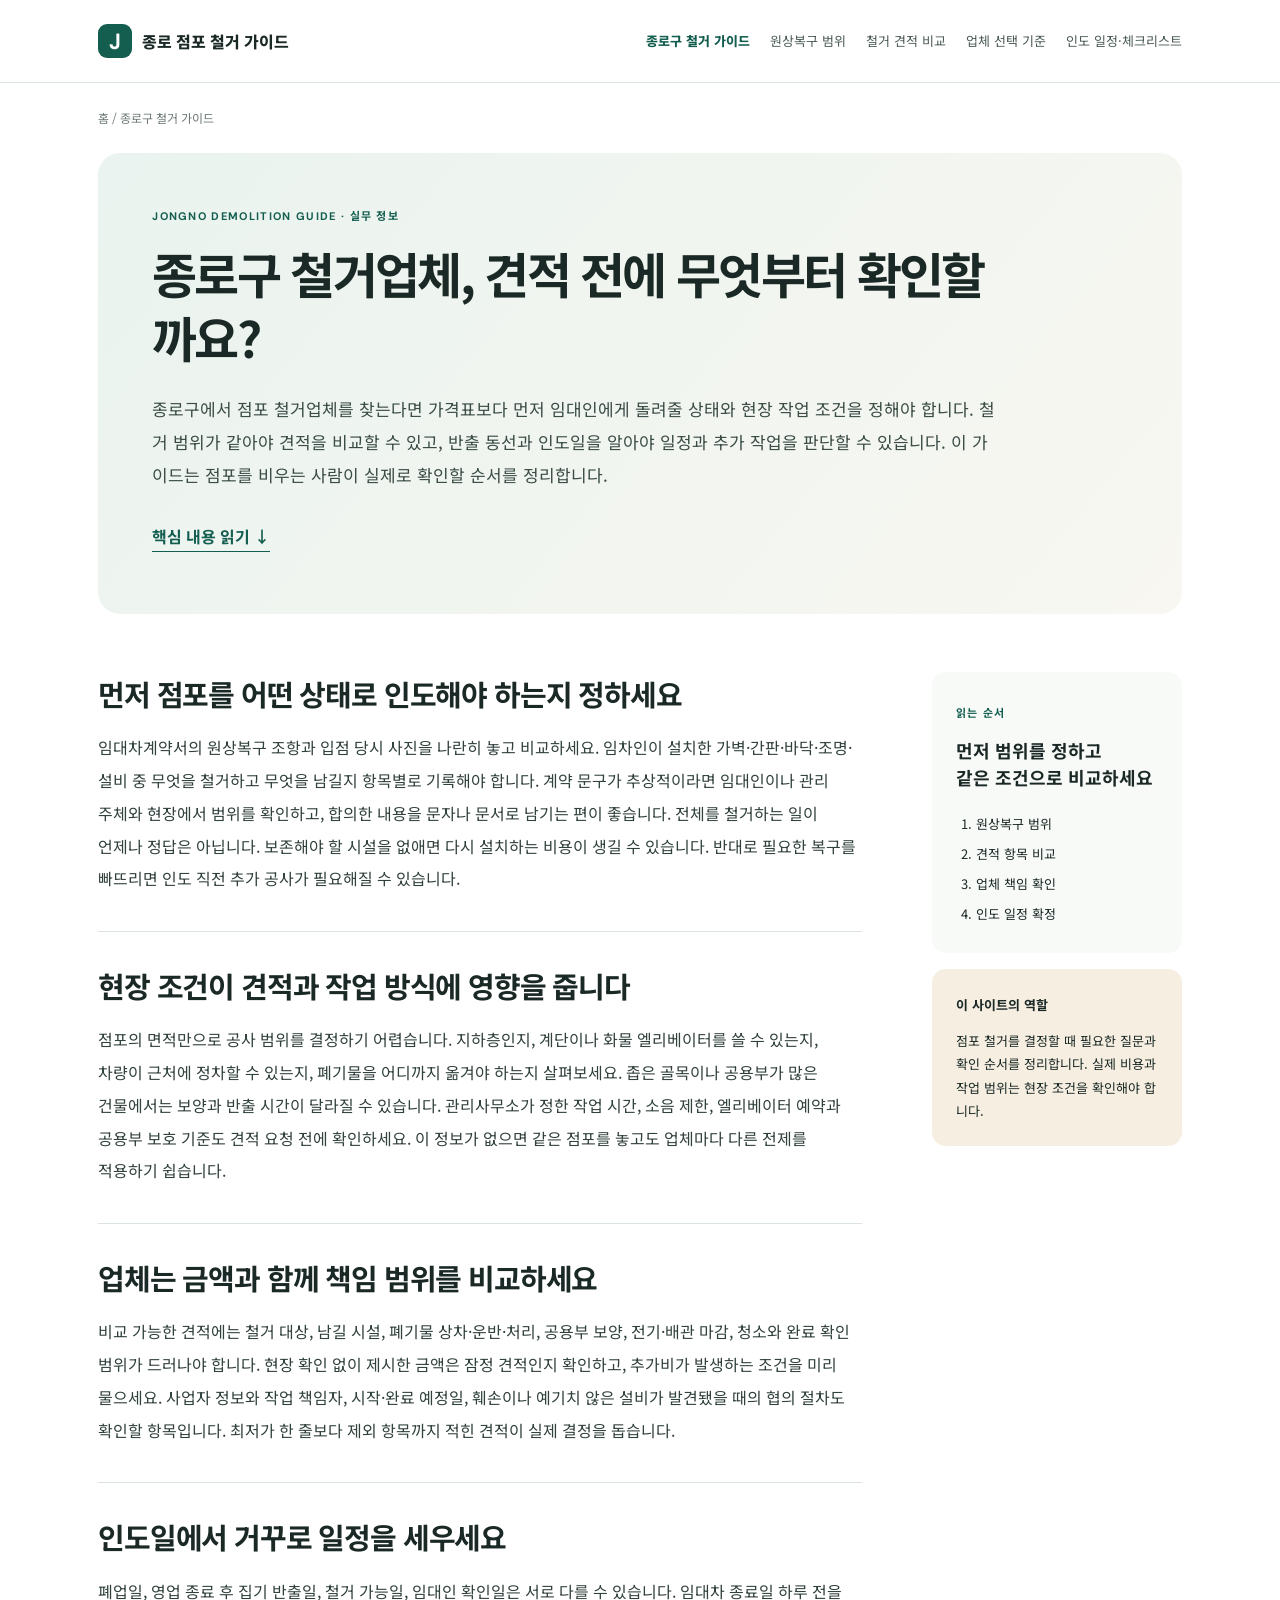
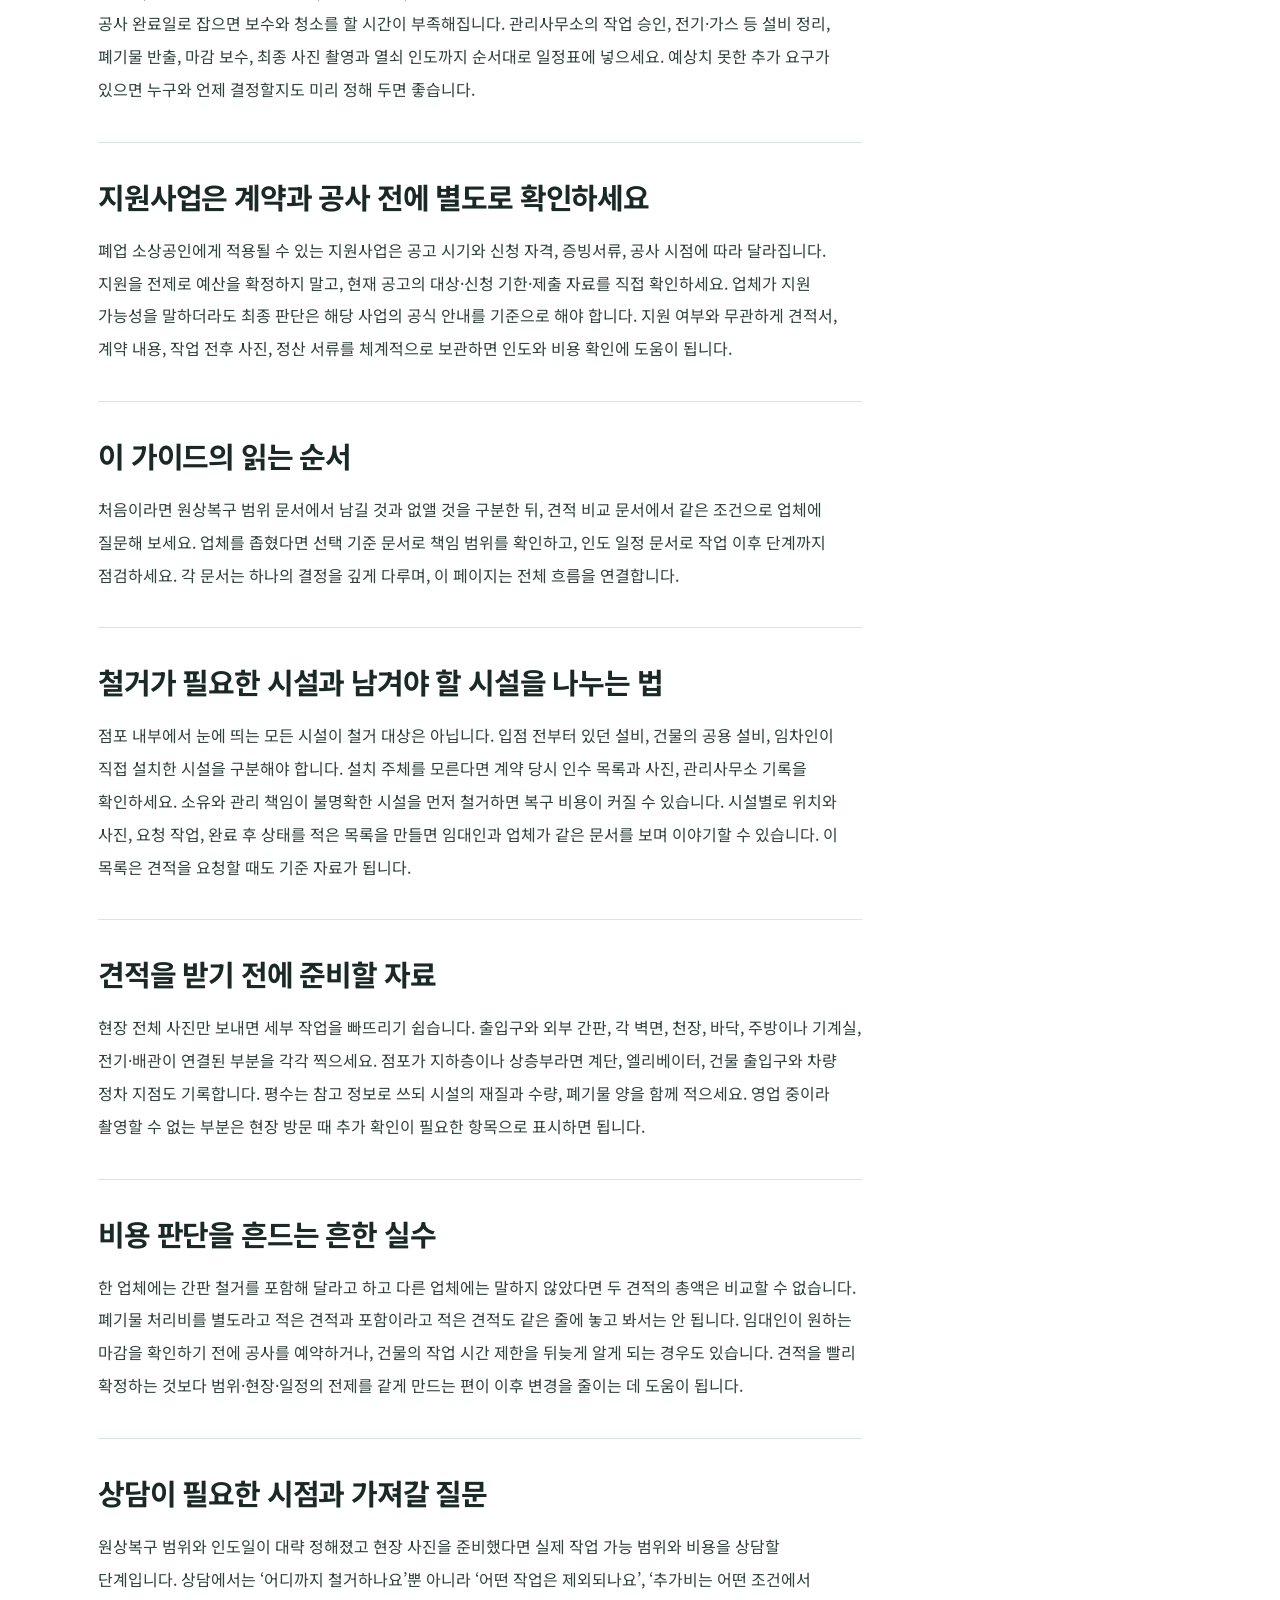
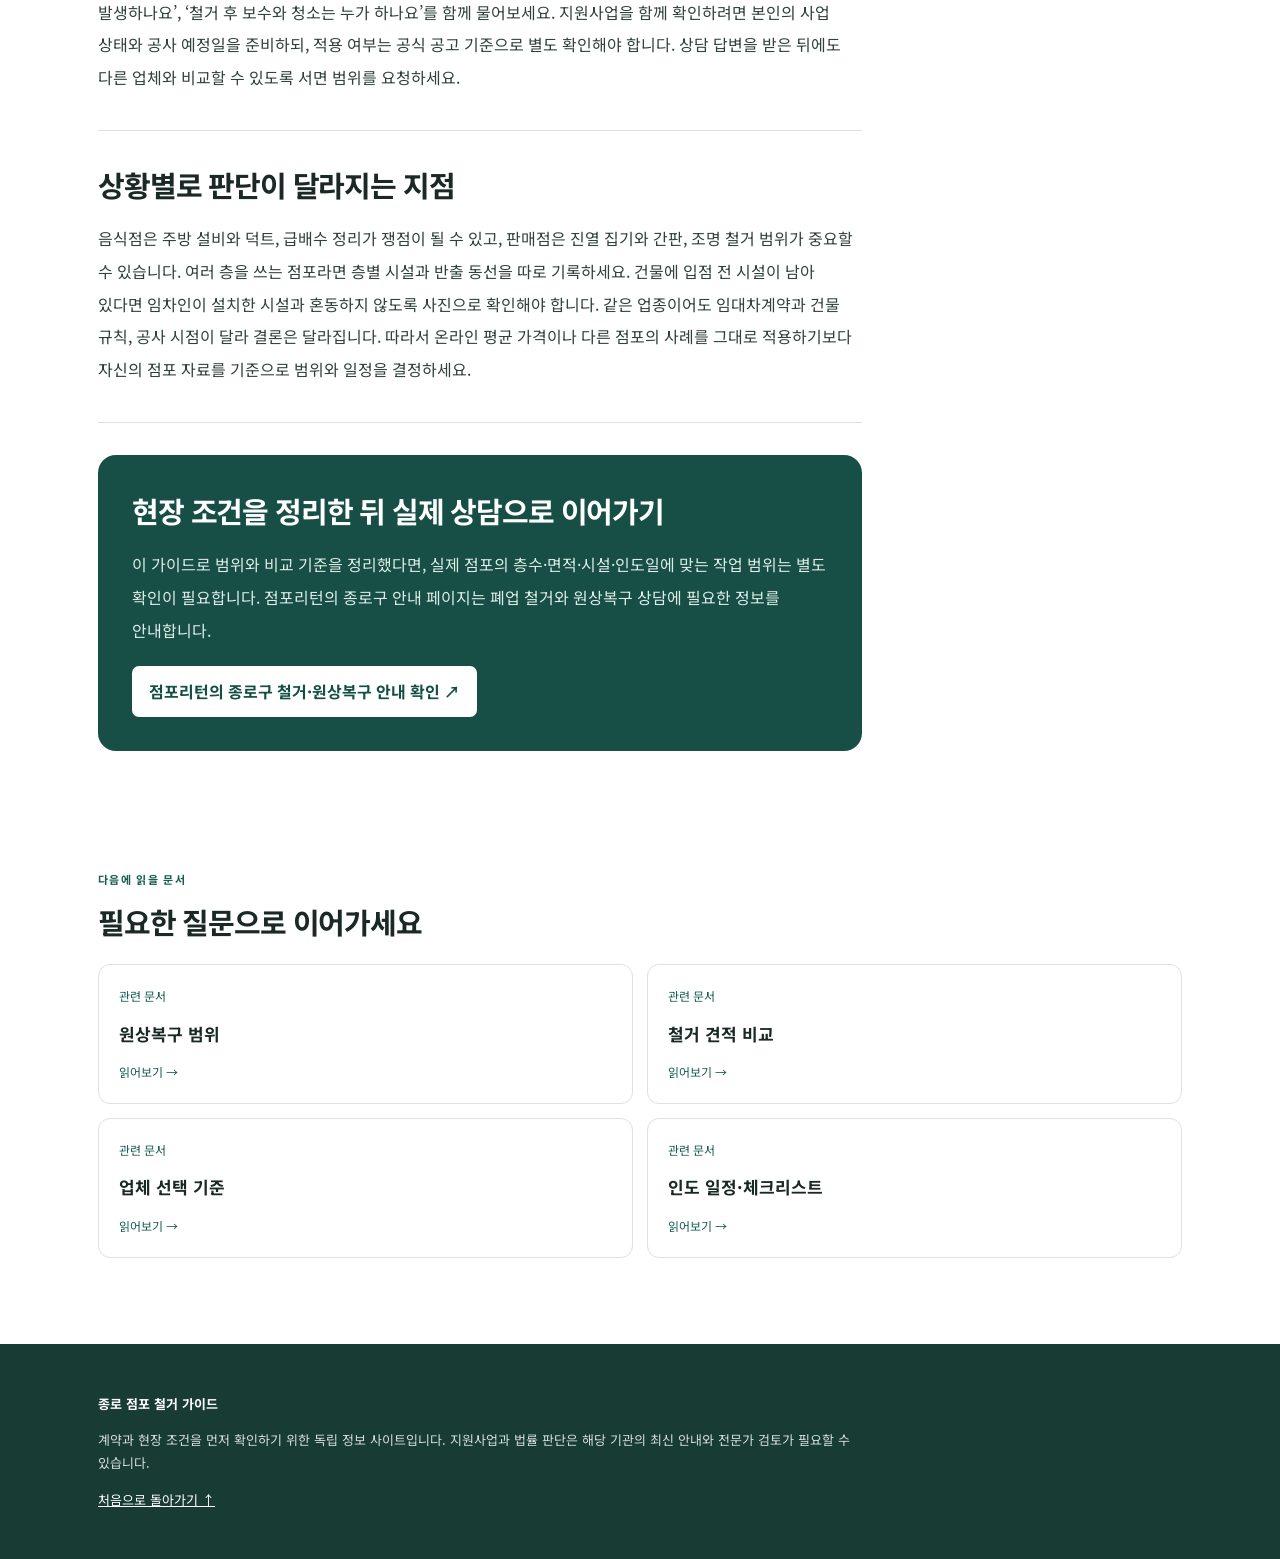
<file: index.html>
<!doctype html>
<html lang="ko"><head><meta charset="utf-8"><meta name="viewport" content="width=device-width, initial-scale=1">
<title>종로구 철거업체 선택 전 확인할 것 | 점포 철거·원상복구 가이드</title><meta name="description" content="종로구 점포 철거를 준비할 때 업체 선택, 원상복구 범위, 견적 비교, 폐기물 반출과 인도 일정을 한 번에 정리하는 독립 가이드입니다."><meta name="robots" content="index,follow">
<link rel="canonical" href="https://jongno-demolition-guide.github.io/"><link rel="icon" href="/favicon.svg" type="image/svg+xml"><link rel="stylesheet" href="/style.css">
<meta property="og:type" content="article"><meta property="og:locale" content="ko_KR"><meta property="og:site_name" content="종로 점포 철거 가이드"><meta property="og:title" content="종로구 철거업체 선택 전 확인할 것 | 점포 철거·원상복구 가이드"><meta property="og:description" content="종로구 점포 철거를 준비할 때 업체 선택, 원상복구 범위, 견적 비교, 폐기물 반출과 인도 일정을 한 번에 정리하는 독립 가이드입니다."><meta property="og:url" content="https://jongno-demolition-guide.github.io/"><meta property="og:image" content="https://jongno-demolition-guide.github.io/og-image.svg">
</head><body><a class="skip" href="#content">본문으로 바로가기</a><header class="site-header"><div class="shell header-inner"><a class="brand" href="/" aria-label="종로 점포 철거 가이드 홈"><span class="brand-mark">J</span><span>종로 점포 철거 가이드</span></a><nav aria-label="주요 문서"><a href="/" aria-current="page">종로구 철거 가이드</a><a href="/restoration-scope/">원상복구 범위</a><a href="/estimate-comparison/">철거 견적 비교</a><a href="/company-selection/">업체 선택 기준</a><a href="/handover-timeline/">인도 일정·체크리스트</a></nav></div></header>
<main id="content" class="shell"><div class="breadcrumb"><a href="/">홈</a> / 종로구 철거 가이드</div><div class="hero"><div class="eyebrow">JONGNO DEMOLITION GUIDE · 실무 정보</div><h1>종로구 철거업체, 견적 전에 무엇부터 확인할까요?</h1><p class="lead">종로구에서 점포 철거업체를 찾는다면 가격표보다 먼저 임대인에게 돌려줄 상태와 현장 작업 조건을 정해야 합니다. 철거 범위가 같아야 견적을 비교할 수 있고, 반출 동선과 인도일을 알아야 일정과 추가 작업을 판단할 수 있습니다. 이 가이드는 점포를 비우는 사람이 실제로 확인할 순서를 정리합니다.</p><a class="hero-link" href="#guide">핵심 내용 읽기 <span aria-hidden="true">↓</span></a></div>
<div class="layout"><article id="guide" class="article"><section><h2>먼저 점포를 어떤 상태로 인도해야 하는지 정하세요</h2><p>임대차계약서의 원상복구 조항과 입점 당시 사진을 나란히 놓고 비교하세요. 임차인이 설치한 가벽·간판·바닥·조명·설비 중 무엇을 철거하고 무엇을 남길지 항목별로 기록해야 합니다. 계약 문구가 추상적이라면 임대인이나 관리 주체와 현장에서 범위를 확인하고, 합의한 내용을 문자나 문서로 남기는 편이 좋습니다. 전체를 철거하는 일이 언제나 정답은 아닙니다. 보존해야 할 시설을 없애면 다시 설치하는 비용이 생길 수 있습니다. 반대로 필요한 복구를 빠뜨리면 인도 직전 추가 공사가 필요해질 수 있습니다.</p></section><section><h2>현장 조건이 견적과 작업 방식에 영향을 줍니다</h2><p>점포의 면적만으로 공사 범위를 결정하기 어렵습니다. 지하층인지, 계단이나 화물 엘리베이터를 쓸 수 있는지, 차량이 근처에 정차할 수 있는지, 폐기물을 어디까지 옮겨야 하는지 살펴보세요. 좁은 골목이나 공용부가 많은 건물에서는 보양과 반출 시간이 달라질 수 있습니다. 관리사무소가 정한 작업 시간, 소음 제한, 엘리베이터 예약과 공용부 보호 기준도 견적 요청 전에 확인하세요. 이 정보가 없으면 같은 점포를 놓고도 업체마다 다른 전제를 적용하기 쉽습니다.</p></section><section><h2>업체는 금액과 함께 책임 범위를 비교하세요</h2><p>비교 가능한 견적에는 철거 대상, 남길 시설, 폐기물 상차·운반·처리, 공용부 보양, 전기·배관 마감, 청소와 완료 확인 범위가 드러나야 합니다. 현장 확인 없이 제시한 금액은 잠정 견적인지 확인하고, 추가비가 발생하는 조건을 미리 물으세요. 사업자 정보와 작업 책임자, 시작·완료 예정일, 훼손이나 예기치 않은 설비가 발견됐을 때의 협의 절차도 확인할 항목입니다. 최저가 한 줄보다 제외 항목까지 적힌 견적이 실제 결정을 돕습니다.</p></section><section><h2>인도일에서 거꾸로 일정을 세우세요</h2><p>폐업일, 영업 종료 후 집기 반출일, 철거 가능일, 임대인 확인일은 서로 다를 수 있습니다. 임대차 종료일 하루 전을 공사 완료일로 잡으면 보수와 청소를 할 시간이 부족해집니다. 관리사무소의 작업 승인, 전기·가스 등 설비 정리, 폐기물 반출, 마감 보수, 최종 사진 촬영과 열쇠 인도까지 순서대로 일정표에 넣으세요. 예상치 못한 추가 요구가 있으면 누구와 언제 결정할지도 미리 정해 두면 좋습니다.</p></section><section><h2>지원사업은 계약과 공사 전에 별도로 확인하세요</h2><p>폐업 소상공인에게 적용될 수 있는 지원사업은 공고 시기와 신청 자격, 증빙서류, 공사 시점에 따라 달라집니다. 지원을 전제로 예산을 확정하지 말고, 현재 공고의 대상·신청 기한·제출 자료를 직접 확인하세요. 업체가 지원 가능성을 말하더라도 최종 판단은 해당 사업의 공식 안내를 기준으로 해야 합니다. 지원 여부와 무관하게 견적서, 계약 내용, 작업 전후 사진, 정산 서류를 체계적으로 보관하면 인도와 비용 확인에 도움이 됩니다.</p></section><section><h2>이 가이드의 읽는 순서</h2><p>처음이라면 원상복구 범위 문서에서 남길 것과 없앨 것을 구분한 뒤, 견적 비교 문서에서 같은 조건으로 업체에 질문해 보세요. 업체를 좁혔다면 선택 기준 문서로 책임 범위를 확인하고, 인도 일정 문서로 작업 이후 단계까지 점검하세요. 각 문서는 하나의 결정을 깊게 다루며, 이 페이지는 전체 흐름을 연결합니다.</p></section><section><h2>철거가 필요한 시설과 남겨야 할 시설을 나누는 법</h2><p>점포 내부에서 눈에 띄는 모든 시설이 철거 대상은 아닙니다. 입점 전부터 있던 설비, 건물의 공용 설비, 임차인이 직접 설치한 시설을 구분해야 합니다. 설치 주체를 모른다면 계약 당시 인수 목록과 사진, 관리사무소 기록을 확인하세요. 소유와 관리 책임이 불명확한 시설을 먼저 철거하면 복구 비용이 커질 수 있습니다. 시설별로 위치와 사진, 요청 작업, 완료 후 상태를 적은 목록을 만들면 임대인과 업체가 같은 문서를 보며 이야기할 수 있습니다. 이 목록은 견적을 요청할 때도 기준 자료가 됩니다.</p></section><section><h2>견적을 받기 전에 준비할 자료</h2><p>현장 전체 사진만 보내면 세부 작업을 빠뜨리기 쉽습니다. 출입구와 외부 간판, 각 벽면, 천장, 바닥, 주방이나 기계실, 전기·배관이 연결된 부분을 각각 찍으세요. 점포가 지하층이나 상층부라면 계단, 엘리베이터, 건물 출입구와 차량 정차 지점도 기록합니다. 평수는 참고 정보로 쓰되 시설의 재질과 수량, 폐기물 양을 함께 적으세요. 영업 중이라 촬영할 수 없는 부분은 현장 방문 때 추가 확인이 필요한 항목으로 표시하면 됩니다.</p></section><section><h2>비용 판단을 흔드는 흔한 실수</h2><p>한 업체에는 간판 철거를 포함해 달라고 하고 다른 업체에는 말하지 않았다면 두 견적의 총액은 비교할 수 없습니다. 폐기물 처리비를 별도라고 적은 견적과 포함이라고 적은 견적도 같은 줄에 놓고 봐서는 안 됩니다. 임대인이 원하는 마감을 확인하기 전에 공사를 예약하거나, 건물의 작업 시간 제한을 뒤늦게 알게 되는 경우도 있습니다. 견적을 빨리 확정하는 것보다 범위·현장·일정의 전제를 같게 만드는 편이 이후 변경을 줄이는 데 도움이 됩니다.</p></section><section><h2>상담이 필요한 시점과 가져갈 질문</h2><p>원상복구 범위와 인도일이 대략 정해졌고 현장 사진을 준비했다면 실제 작업 가능 범위와 비용을 상담할 단계입니다. 상담에서는 ‘어디까지 철거하나요’뿐 아니라 ‘어떤 작업은 제외되나요’, ‘추가비는 어떤 조건에서 발생하나요’, ‘철거 후 보수와 청소는 누가 하나요’를 함께 물어보세요. 지원사업을 함께 확인하려면 본인의 사업 상태와 공사 예정일을 준비하되, 적용 여부는 공식 공고 기준으로 별도 확인해야 합니다. 상담 답변을 받은 뒤에도 다른 업체와 비교할 수 있도록 서면 범위를 요청하세요.</p></section><section><h2>상황별로 판단이 달라지는 지점</h2><p>음식점은 주방 설비와 덕트, 급배수 정리가 쟁점이 될 수 있고, 판매점은 진열 집기와 간판, 조명 철거 범위가 중요할 수 있습니다. 여러 층을 쓰는 점포라면 층별 시설과 반출 동선을 따로 기록하세요. 건물에 입점 전 시설이 남아 있다면 임차인이 설치한 시설과 혼동하지 않도록 사진으로 확인해야 합니다. 같은 업종이어도 임대차계약과 건물 규칙, 공사 시점이 달라 결론은 달라집니다. 따라서 온라인 평균 가격이나 다른 점포의 사례를 그대로 적용하기보다 자신의 점포 자료를 기준으로 범위와 일정을 결정하세요.</p></section><aside class="next-step"><h2>현장 조건을 정리한 뒤 실제 상담으로 이어가기</h2><p>이 가이드로 범위와 비교 기준을 정리했다면, 실제 점포의 층수·면적·시설·인도일에 맞는 작업 범위는 별도 확인이 필요합니다. 점포리턴의 종로구 안내 페이지는 폐업 철거와 원상복구 상담에 필요한 정보를 안내합니다.</p><a href="https://store-return.netlify.app/jongno-gu-demolition-company/" target="_blank" rel="noopener noreferrer">점포리턴의 종로구 철거·원상복구 안내 확인 ↗</a></aside></article><aside class="side"><div class="side-box"><span class="small-label">읽는 순서</span><h2>먼저 범위를 정하고<br>같은 조건으로 비교하세요</h2><ol><li>원상복구 범위</li><li>견적 항목 비교</li><li>업체 책임 확인</li><li>인도 일정 확정</li></ol></div><div class="side-box muted"><strong>이 사이트의 역할</strong><p>점포 철거를 결정할 때 필요한 질문과 확인 순서를 정리합니다. 실제 비용과 작업 범위는 현장 조건을 확인해야 합니다.</p></div></aside></div>
<section class="related" aria-labelledby="related-title"><div class="section-heading"><span class="small-label">다음에 읽을 문서</span><h2 id="related-title">필요한 질문으로 이어가세요</h2></div><div class="related-grid"><a class="related-card" href="/restoration-scope/"><span>관련 문서</span><strong>원상복구 범위</strong><span>읽어보기 →</span></a><a class="related-card" href="/estimate-comparison/"><span>관련 문서</span><strong>철거 견적 비교</strong><span>읽어보기 →</span></a><a class="related-card" href="/company-selection/"><span>관련 문서</span><strong>업체 선택 기준</strong><span>읽어보기 →</span></a><a class="related-card" href="/handover-timeline/"><span>관련 문서</span><strong>인도 일정·체크리스트</strong><span>읽어보기 →</span></a></div></section></main>
<footer><div class="shell"><strong>종로 점포 철거 가이드</strong><p>계약과 현장 조건을 먼저 확인하기 위한 독립 정보 사이트입니다. 지원사업과 법률 판단은 해당 기관의 최신 안내와 전문가 검토가 필요할 수 있습니다.</p><a href="/">처음으로 돌아가기 ↑</a></div></footer></body></html>
</file>
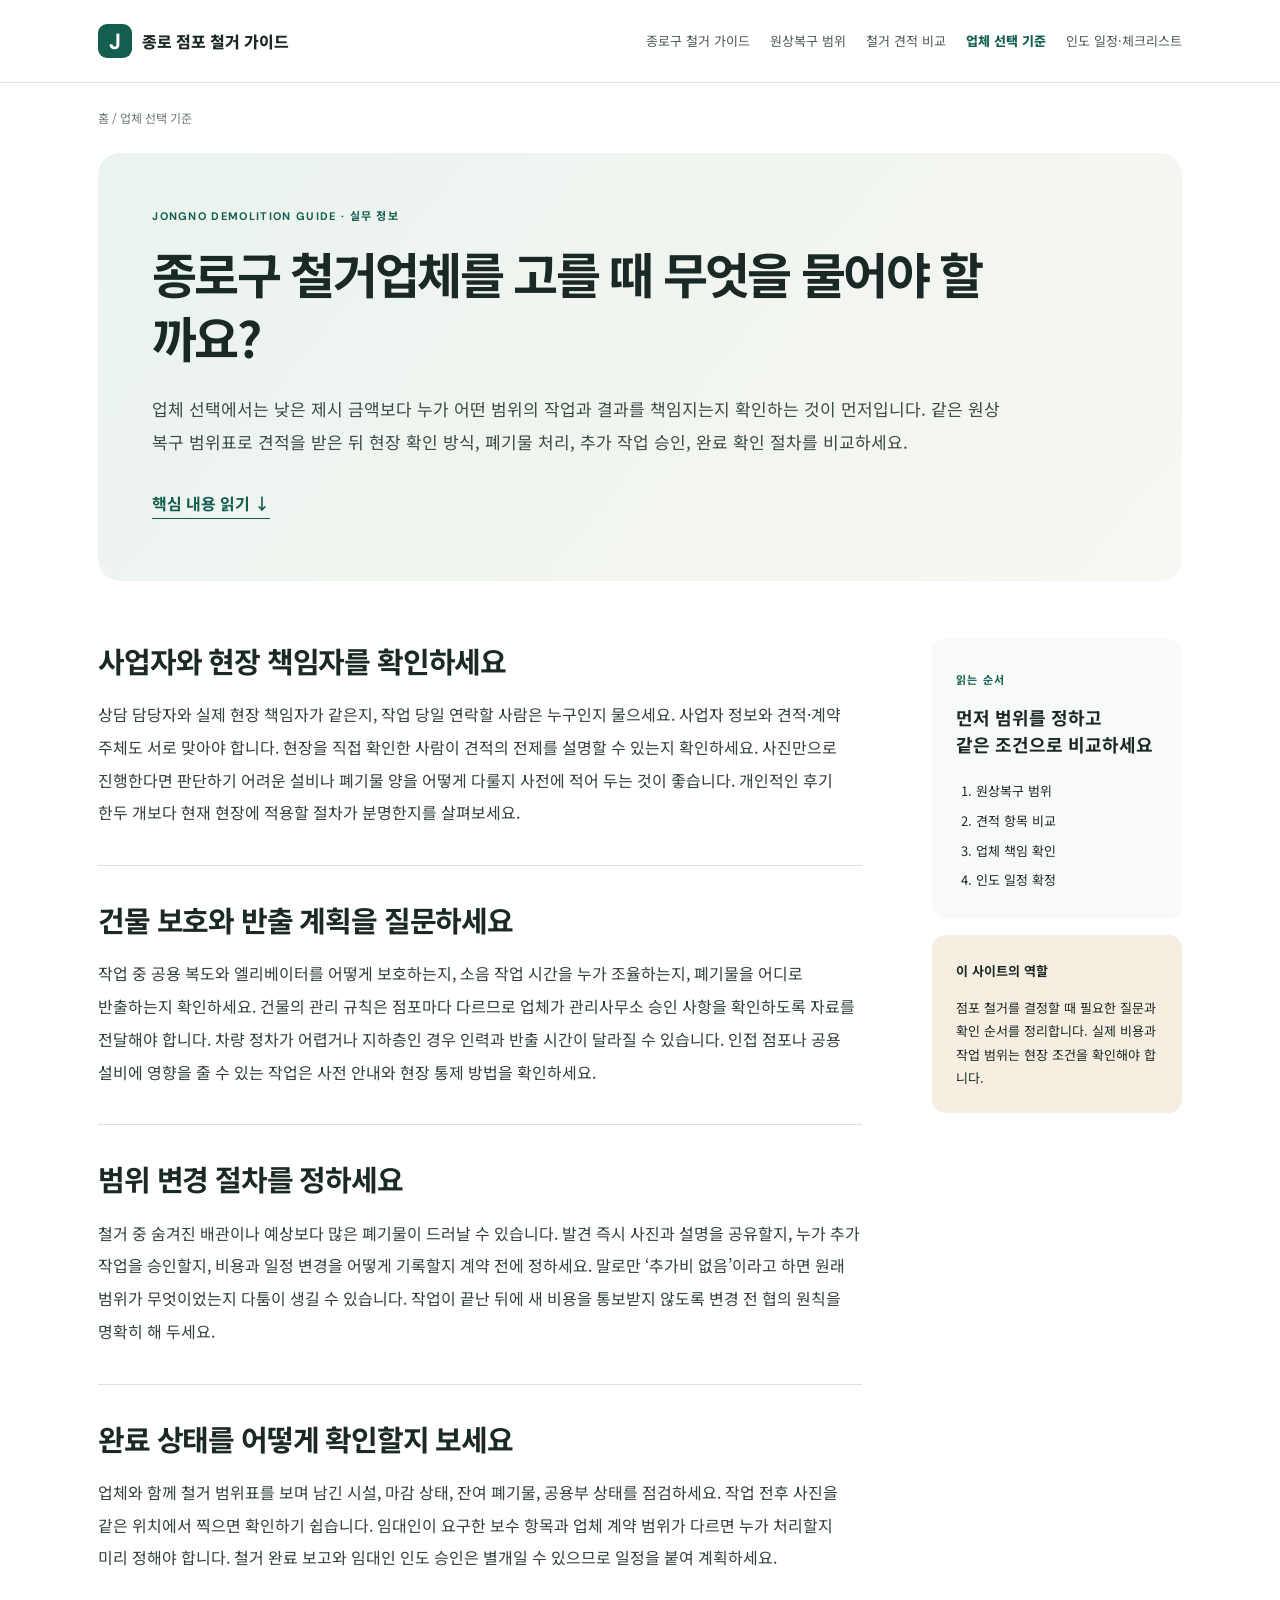
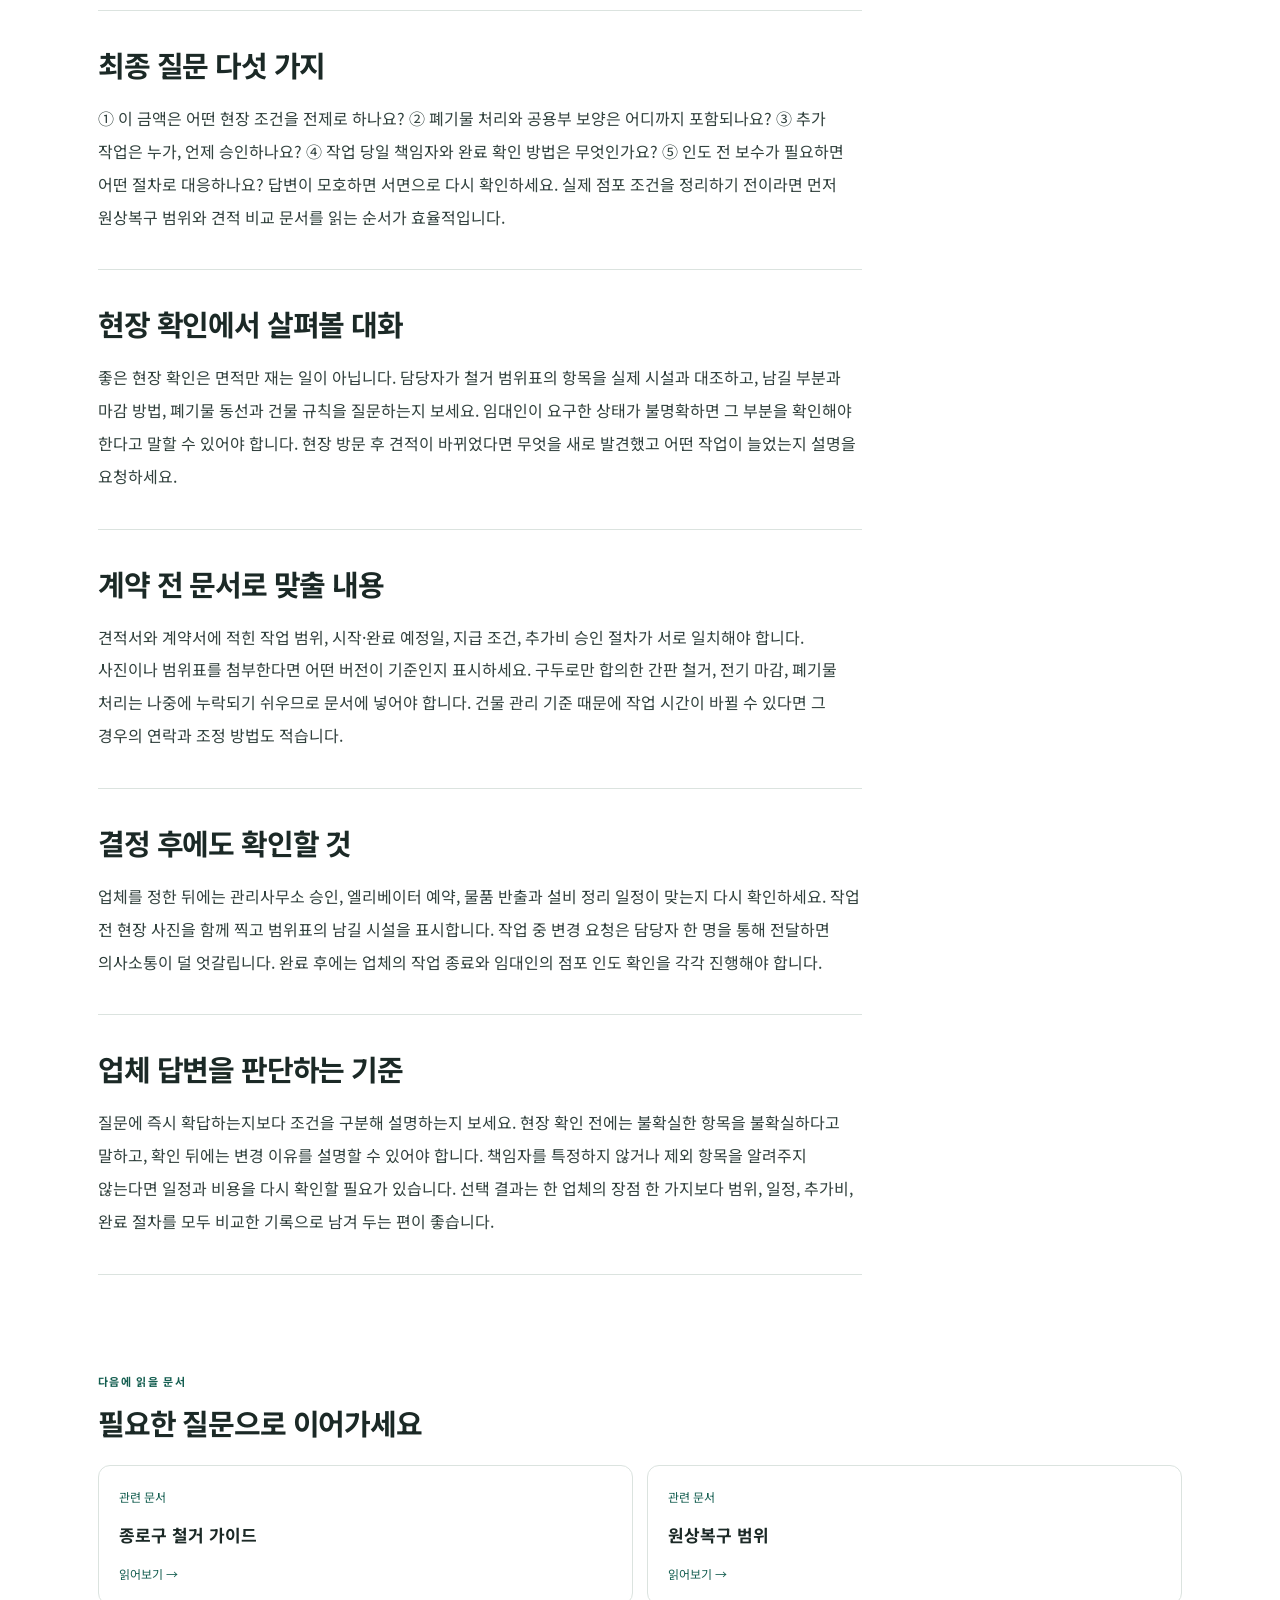
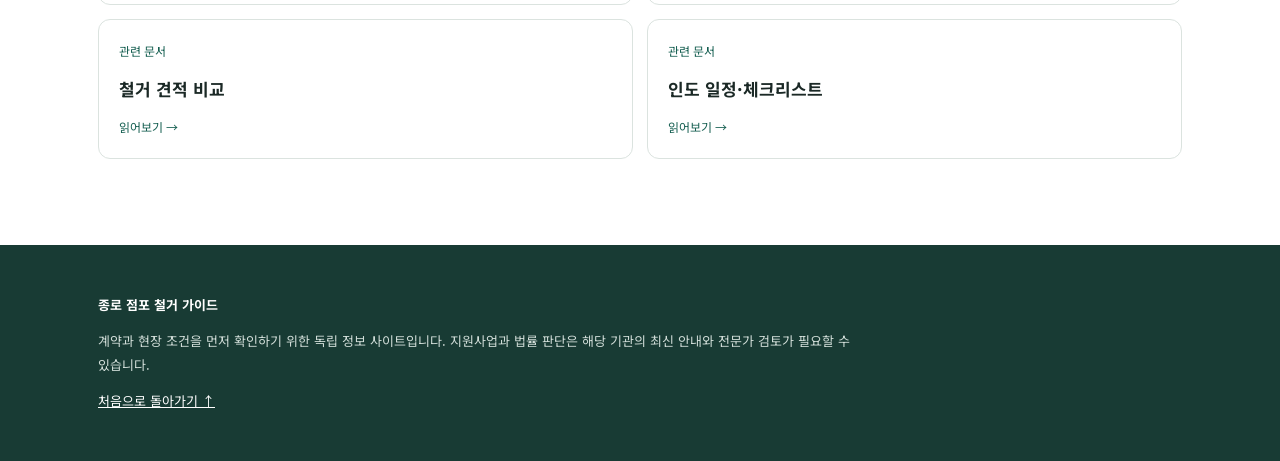
<file: company-selection/index.html>
<!doctype html>
<html lang="ko"><head><meta charset="utf-8"><meta name="viewport" content="width=device-width, initial-scale=1">
<title>종로구 철거업체 선택 기준 | 현장 확인·책임 범위·일정 질문</title><meta name="description" content="종로구 점포 철거업체를 고를 때 사업자 정보, 현장 확인, 폐기물 처리, 공용부 보호, 변경 작업과 완료 절차를 질문하는 방법입니다."><meta name="robots" content="index,follow">
<link rel="canonical" href="https://jongno-demolition-guide.github.io/company-selection/"><link rel="icon" href="/favicon.svg" type="image/svg+xml"><link rel="stylesheet" href="/style.css">
<meta property="og:type" content="article"><meta property="og:locale" content="ko_KR"><meta property="og:site_name" content="종로 점포 철거 가이드"><meta property="og:title" content="종로구 철거업체 선택 기준 | 현장 확인·책임 범위·일정 질문"><meta property="og:description" content="종로구 점포 철거업체를 고를 때 사업자 정보, 현장 확인, 폐기물 처리, 공용부 보호, 변경 작업과 완료 절차를 질문하는 방법입니다."><meta property="og:url" content="https://jongno-demolition-guide.github.io/company-selection/"><meta property="og:image" content="https://jongno-demolition-guide.github.io/og-image.svg">
</head><body><a class="skip" href="#content">본문으로 바로가기</a><header class="site-header"><div class="shell header-inner"><a class="brand" href="/" aria-label="종로 점포 철거 가이드 홈"><span class="brand-mark">J</span><span>종로 점포 철거 가이드</span></a><nav aria-label="주요 문서"><a href="/">종로구 철거 가이드</a><a href="/restoration-scope/">원상복구 범위</a><a href="/estimate-comparison/">철거 견적 비교</a><a href="/company-selection/" aria-current="page">업체 선택 기준</a><a href="/handover-timeline/">인도 일정·체크리스트</a></nav></div></header>
<main id="content" class="shell"><div class="breadcrumb"><a href="/">홈</a> / 업체 선택 기준</div><div class="hero"><div class="eyebrow">JONGNO DEMOLITION GUIDE · 실무 정보</div><h1>종로구 철거업체를 고를 때 무엇을 물어야 할까요?</h1><p class="lead">업체 선택에서는 낮은 제시 금액보다 누가 어떤 범위의 작업과 결과를 책임지는지 확인하는 것이 먼저입니다. 같은 원상복구 범위표로 견적을 받은 뒤 현장 확인 방식, 폐기물 처리, 추가 작업 승인, 완료 확인 절차를 비교하세요.</p><a class="hero-link" href="#guide">핵심 내용 읽기 <span aria-hidden="true">↓</span></a></div>
<div class="layout"><article id="guide" class="article"><section><h2>사업자와 현장 책임자를 확인하세요</h2><p>상담 담당자와 실제 현장 책임자가 같은지, 작업 당일 연락할 사람은 누구인지 물으세요. 사업자 정보와 견적·계약 주체도 서로 맞아야 합니다. 현장을 직접 확인한 사람이 견적의 전제를 설명할 수 있는지 확인하세요. 사진만으로 진행한다면 판단하기 어려운 설비나 폐기물 양을 어떻게 다룰지 사전에 적어 두는 것이 좋습니다. 개인적인 후기 한두 개보다 현재 현장에 적용할 절차가 분명한지를 살펴보세요.</p></section><section><h2>건물 보호와 반출 계획을 질문하세요</h2><p>작업 중 공용 복도와 엘리베이터를 어떻게 보호하는지, 소음 작업 시간을 누가 조율하는지, 폐기물을 어디로 반출하는지 확인하세요. 건물의 관리 규칙은 점포마다 다르므로 업체가 관리사무소 승인 사항을 확인하도록 자료를 전달해야 합니다. 차량 정차가 어렵거나 지하층인 경우 인력과 반출 시간이 달라질 수 있습니다. 인접 점포나 공용 설비에 영향을 줄 수 있는 작업은 사전 안내와 현장 통제 방법을 확인하세요.</p></section><section><h2>범위 변경 절차를 정하세요</h2><p>철거 중 숨겨진 배관이나 예상보다 많은 폐기물이 드러날 수 있습니다. 발견 즉시 사진과 설명을 공유할지, 누가 추가 작업을 승인할지, 비용과 일정 변경을 어떻게 기록할지 계약 전에 정하세요. 말로만 ‘추가비 없음’이라고 하면 원래 범위가 무엇이었는지 다툼이 생길 수 있습니다. 작업이 끝난 뒤에 새 비용을 통보받지 않도록 변경 전 협의 원칙을 명확히 해 두세요.</p></section><section><h2>완료 상태를 어떻게 확인할지 보세요</h2><p>업체와 함께 철거 범위표를 보며 남긴 시설, 마감 상태, 잔여 폐기물, 공용부 상태를 점검하세요. 작업 전후 사진을 같은 위치에서 찍으면 확인하기 쉽습니다. 임대인이 요구한 보수 항목과 업체 계약 범위가 다르면 누가 처리할지 미리 정해야 합니다. 철거 완료 보고와 임대인 인도 승인은 별개일 수 있으므로 일정을 붙여 계획하세요.</p></section><section><h2>최종 질문 다섯 가지</h2><p>① 이 금액은 어떤 현장 조건을 전제로 하나요? ② 폐기물 처리와 공용부 보양은 어디까지 포함되나요? ③ 추가 작업은 누가, 언제 승인하나요? ④ 작업 당일 책임자와 완료 확인 방법은 무엇인가요? ⑤ 인도 전 보수가 필요하면 어떤 절차로 대응하나요? 답변이 모호하면 서면으로 다시 확인하세요. 실제 점포 조건을 정리하기 전이라면 먼저 원상복구 범위와 견적 비교 문서를 읽는 순서가 효율적입니다.</p></section><section><h2>현장 확인에서 살펴볼 대화</h2><p>좋은 현장 확인은 면적만 재는 일이 아닙니다. 담당자가 철거 범위표의 항목을 실제 시설과 대조하고, 남길 부분과 마감 방법, 폐기물 동선과 건물 규칙을 질문하는지 보세요. 임대인이 요구한 상태가 불명확하면 그 부분을 확인해야 한다고 말할 수 있어야 합니다. 현장 방문 후 견적이 바뀌었다면 무엇을 새로 발견했고 어떤 작업이 늘었는지 설명을 요청하세요.</p></section><section><h2>계약 전 문서로 맞출 내용</h2><p>견적서와 계약서에 적힌 작업 범위, 시작·완료 예정일, 지급 조건, 추가비 승인 절차가 서로 일치해야 합니다. 사진이나 범위표를 첨부한다면 어떤 버전이 기준인지 표시하세요. 구두로만 합의한 간판 철거, 전기 마감, 폐기물 처리는 나중에 누락되기 쉬우므로 문서에 넣어야 합니다. 건물 관리 기준 때문에 작업 시간이 바뀔 수 있다면 그 경우의 연락과 조정 방법도 적습니다.</p></section><section><h2>결정 후에도 확인할 것</h2><p>업체를 정한 뒤에는 관리사무소 승인, 엘리베이터 예약, 물품 반출과 설비 정리 일정이 맞는지 다시 확인하세요. 작업 전 현장 사진을 함께 찍고 범위표의 남길 시설을 표시합니다. 작업 중 변경 요청은 담당자 한 명을 통해 전달하면 의사소통이 덜 엇갈립니다. 완료 후에는 업체의 작업 종료와 임대인의 점포 인도 확인을 각각 진행해야 합니다.</p></section><section><h2>업체 답변을 판단하는 기준</h2><p>질문에 즉시 확답하는지보다 조건을 구분해 설명하는지 보세요. 현장 확인 전에는 불확실한 항목을 불확실하다고 말하고, 확인 뒤에는 변경 이유를 설명할 수 있어야 합니다. 책임자를 특정하지 않거나 제외 항목을 알려주지 않는다면 일정과 비용을 다시 확인할 필요가 있습니다. 선택 결과는 한 업체의 장점 한 가지보다 범위, 일정, 추가비, 완료 절차를 모두 비교한 기록으로 남겨 두는 편이 좋습니다.</p></section></article><aside class="side"><div class="side-box"><span class="small-label">읽는 순서</span><h2>먼저 범위를 정하고<br>같은 조건으로 비교하세요</h2><ol><li>원상복구 범위</li><li>견적 항목 비교</li><li>업체 책임 확인</li><li>인도 일정 확정</li></ol></div><div class="side-box muted"><strong>이 사이트의 역할</strong><p>점포 철거를 결정할 때 필요한 질문과 확인 순서를 정리합니다. 실제 비용과 작업 범위는 현장 조건을 확인해야 합니다.</p></div></aside></div>
<section class="related" aria-labelledby="related-title"><div class="section-heading"><span class="small-label">다음에 읽을 문서</span><h2 id="related-title">필요한 질문으로 이어가세요</h2></div><div class="related-grid"><a class="related-card" href="/"><span>관련 문서</span><strong>종로구 철거 가이드</strong><span>읽어보기 →</span></a><a class="related-card" href="/restoration-scope/"><span>관련 문서</span><strong>원상복구 범위</strong><span>읽어보기 →</span></a><a class="related-card" href="/estimate-comparison/"><span>관련 문서</span><strong>철거 견적 비교</strong><span>읽어보기 →</span></a><a class="related-card" href="/handover-timeline/"><span>관련 문서</span><strong>인도 일정·체크리스트</strong><span>읽어보기 →</span></a></div></section></main>
<footer><div class="shell"><strong>종로 점포 철거 가이드</strong><p>계약과 현장 조건을 먼저 확인하기 위한 독립 정보 사이트입니다. 지원사업과 법률 판단은 해당 기관의 최신 안내와 전문가 검토가 필요할 수 있습니다.</p><a href="/">처음으로 돌아가기 ↑</a></div></footer></body></html>
</file>
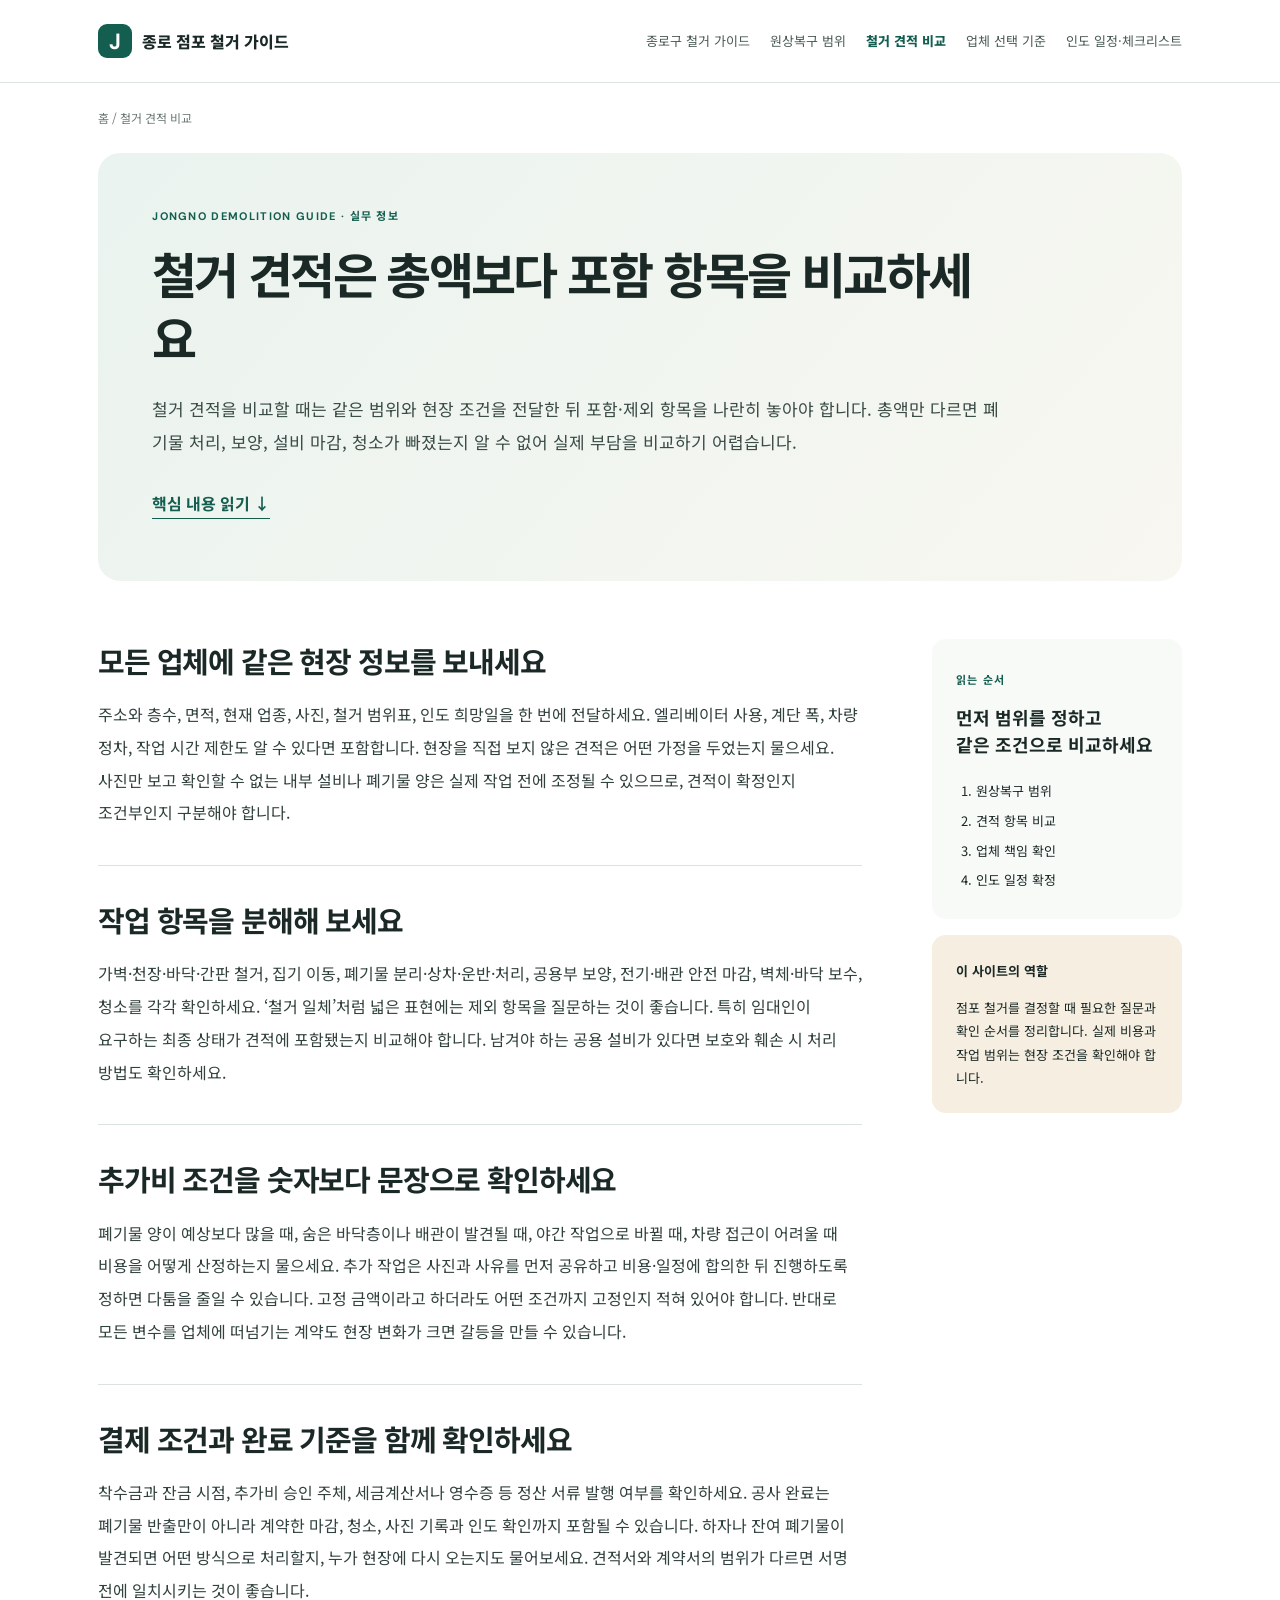
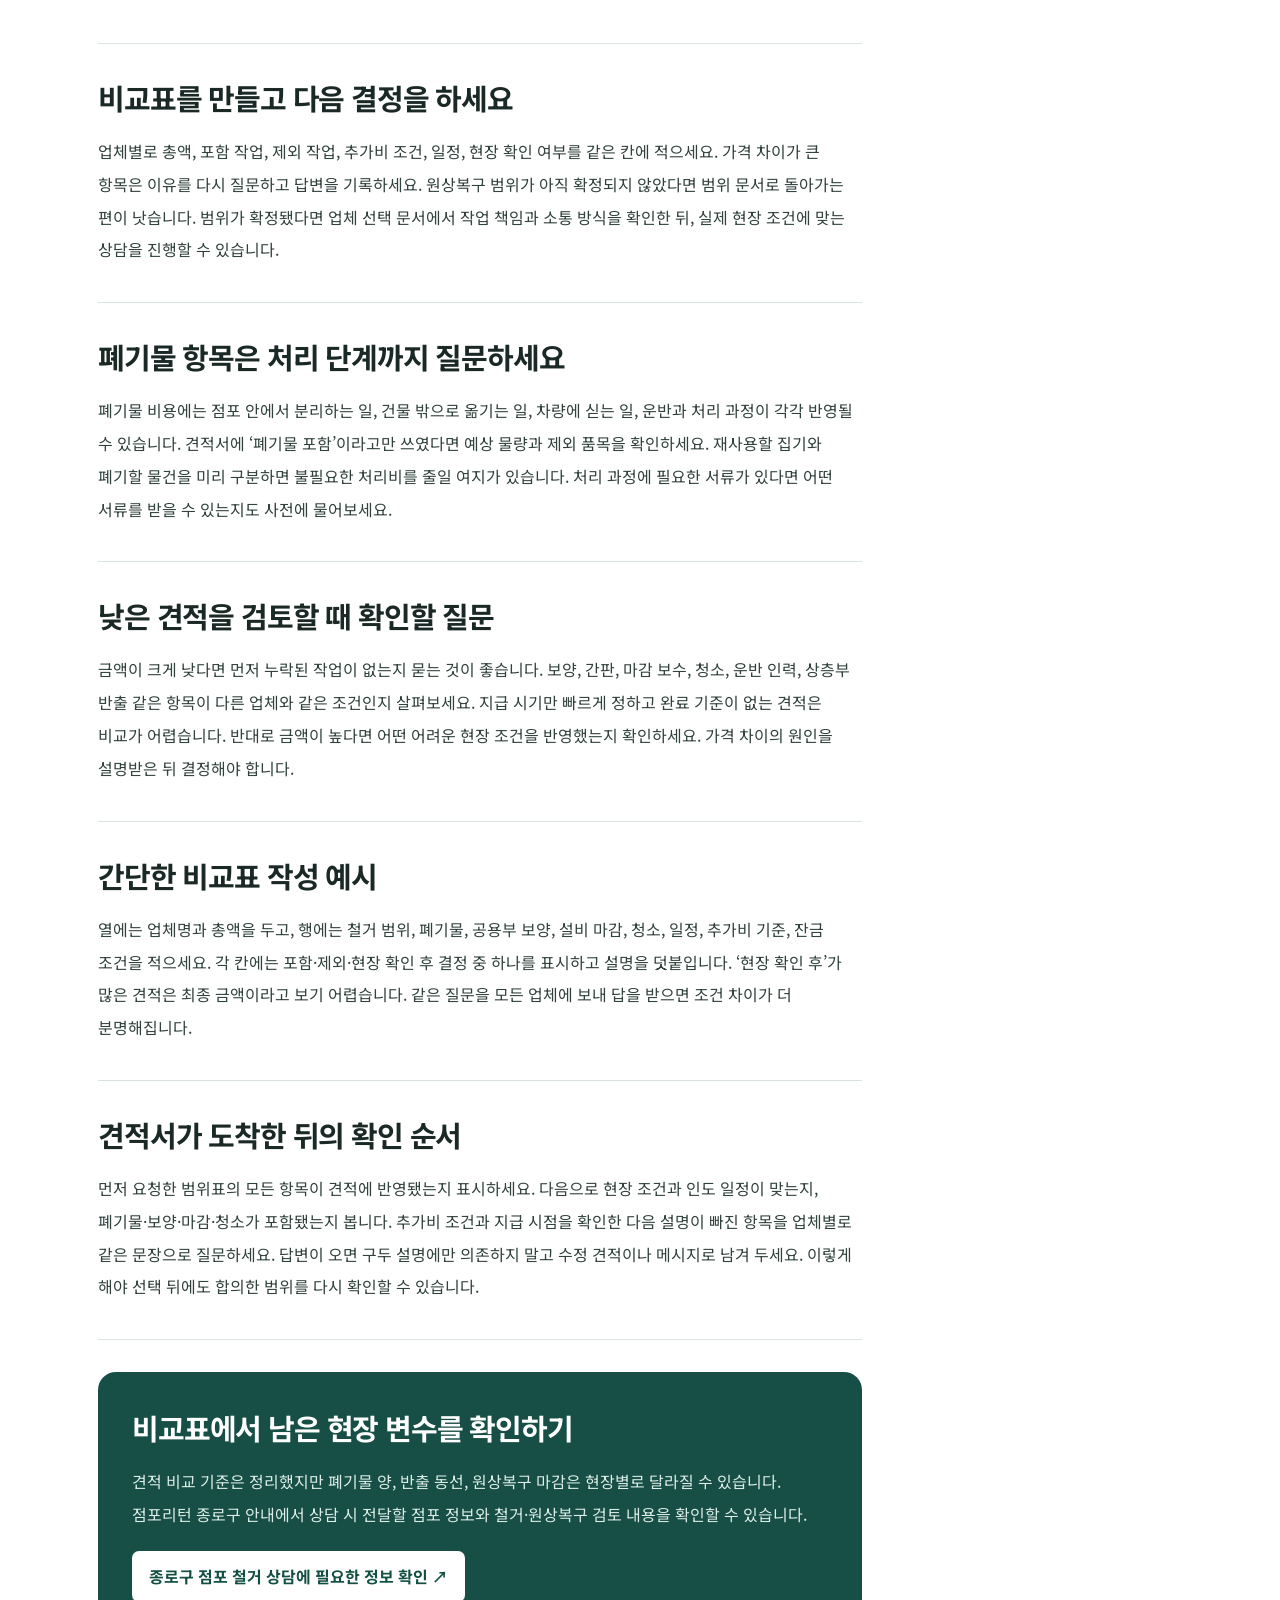
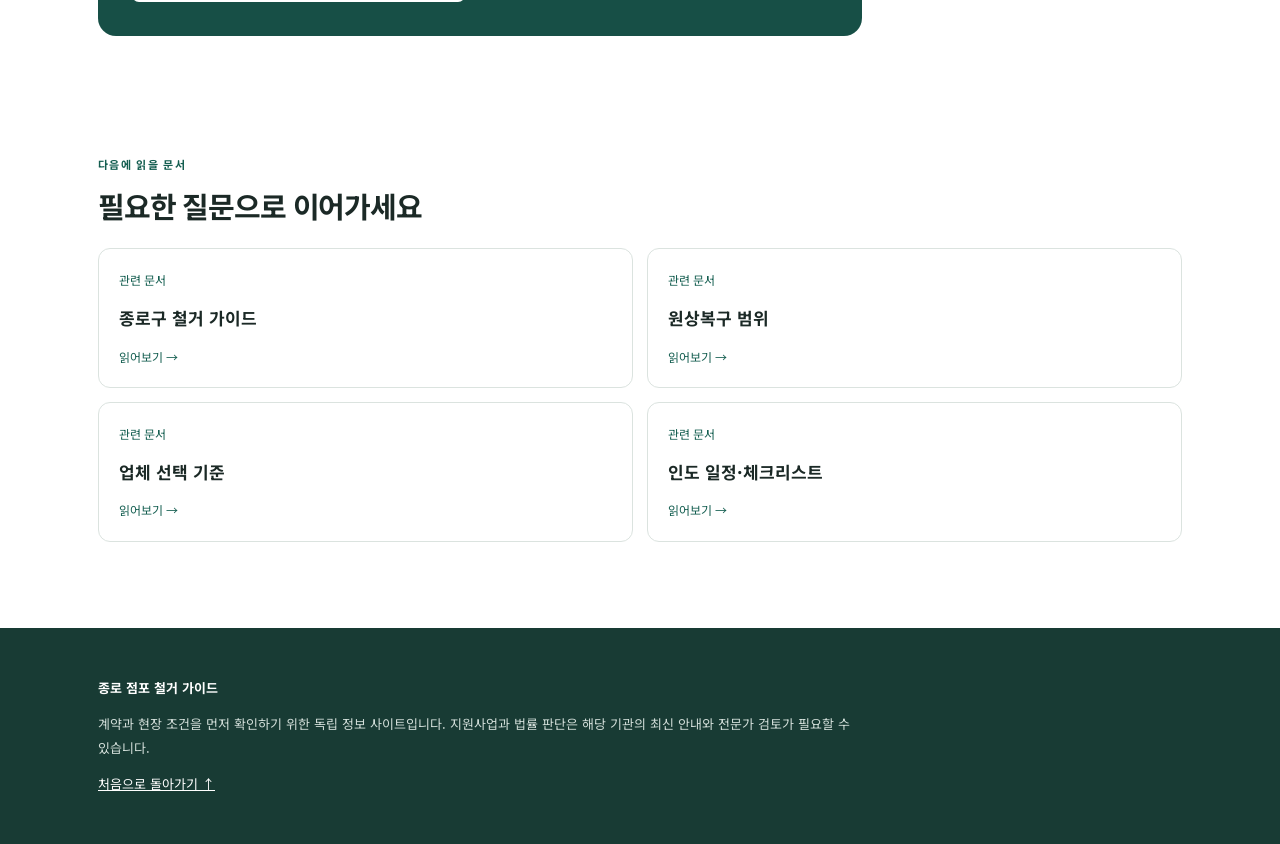
<file: estimate-comparison/index.html>
<!doctype html>
<html lang="ko"><head><meta charset="utf-8"><meta name="viewport" content="width=device-width, initial-scale=1">
<title>종로구 철거 견적 비교 방법 | 포함·제외 항목과 추가비 확인</title><meta name="description" content="종로구 점포 철거 견적에서 철거 범위, 폐기물, 보양, 마감, 추가비 조건을 같은 기준으로 비교하는 실무 체크리스트입니다."><meta name="robots" content="index,follow">
<link rel="canonical" href="https://jongno-demolition-guide.github.io/estimate-comparison/"><link rel="icon" href="/favicon.svg" type="image/svg+xml"><link rel="stylesheet" href="/style.css">
<meta property="og:type" content="article"><meta property="og:locale" content="ko_KR"><meta property="og:site_name" content="종로 점포 철거 가이드"><meta property="og:title" content="종로구 철거 견적 비교 방법 | 포함·제외 항목과 추가비 확인"><meta property="og:description" content="종로구 점포 철거 견적에서 철거 범위, 폐기물, 보양, 마감, 추가비 조건을 같은 기준으로 비교하는 실무 체크리스트입니다."><meta property="og:url" content="https://jongno-demolition-guide.github.io/estimate-comparison/"><meta property="og:image" content="https://jongno-demolition-guide.github.io/og-image.svg">
</head><body><a class="skip" href="#content">본문으로 바로가기</a><header class="site-header"><div class="shell header-inner"><a class="brand" href="/" aria-label="종로 점포 철거 가이드 홈"><span class="brand-mark">J</span><span>종로 점포 철거 가이드</span></a><nav aria-label="주요 문서"><a href="/">종로구 철거 가이드</a><a href="/restoration-scope/">원상복구 범위</a><a href="/estimate-comparison/" aria-current="page">철거 견적 비교</a><a href="/company-selection/">업체 선택 기준</a><a href="/handover-timeline/">인도 일정·체크리스트</a></nav></div></header>
<main id="content" class="shell"><div class="breadcrumb"><a href="/">홈</a> / 철거 견적 비교</div><div class="hero"><div class="eyebrow">JONGNO DEMOLITION GUIDE · 실무 정보</div><h1>철거 견적은 총액보다 포함 항목을 비교하세요</h1><p class="lead">철거 견적을 비교할 때는 같은 범위와 현장 조건을 전달한 뒤 포함·제외 항목을 나란히 놓아야 합니다. 총액만 다르면 폐기물 처리, 보양, 설비 마감, 청소가 빠졌는지 알 수 없어 실제 부담을 비교하기 어렵습니다.</p><a class="hero-link" href="#guide">핵심 내용 읽기 <span aria-hidden="true">↓</span></a></div>
<div class="layout"><article id="guide" class="article"><section><h2>모든 업체에 같은 현장 정보를 보내세요</h2><p>주소와 층수, 면적, 현재 업종, 사진, 철거 범위표, 인도 희망일을 한 번에 전달하세요. 엘리베이터 사용, 계단 폭, 차량 정차, 작업 시간 제한도 알 수 있다면 포함합니다. 현장을 직접 보지 않은 견적은 어떤 가정을 두었는지 물으세요. 사진만 보고 확인할 수 없는 내부 설비나 폐기물 양은 실제 작업 전에 조정될 수 있으므로, 견적이 확정인지 조건부인지 구분해야 합니다.</p></section><section><h2>작업 항목을 분해해 보세요</h2><p>가벽·천장·바닥·간판 철거, 집기 이동, 폐기물 분리·상차·운반·처리, 공용부 보양, 전기·배관 안전 마감, 벽체·바닥 보수, 청소를 각각 확인하세요. ‘철거 일체’처럼 넓은 표현에는 제외 항목을 질문하는 것이 좋습니다. 특히 임대인이 요구하는 최종 상태가 견적에 포함됐는지 비교해야 합니다. 남겨야 하는 공용 설비가 있다면 보호와 훼손 시 처리 방법도 확인하세요.</p></section><section><h2>추가비 조건을 숫자보다 문장으로 확인하세요</h2><p>폐기물 양이 예상보다 많을 때, 숨은 바닥층이나 배관이 발견될 때, 야간 작업으로 바뀔 때, 차량 접근이 어려울 때 비용을 어떻게 산정하는지 물으세요. 추가 작업은 사진과 사유를 먼저 공유하고 비용·일정에 합의한 뒤 진행하도록 정하면 다툼을 줄일 수 있습니다. 고정 금액이라고 하더라도 어떤 조건까지 고정인지 적혀 있어야 합니다. 반대로 모든 변수를 업체에 떠넘기는 계약도 현장 변화가 크면 갈등을 만들 수 있습니다.</p></section><section><h2>결제 조건과 완료 기준을 함께 확인하세요</h2><p>착수금과 잔금 시점, 추가비 승인 주체, 세금계산서나 영수증 등 정산 서류 발행 여부를 확인하세요. 공사 완료는 폐기물 반출만이 아니라 계약한 마감, 청소, 사진 기록과 인도 확인까지 포함될 수 있습니다. 하자나 잔여 폐기물이 발견되면 어떤 방식으로 처리할지, 누가 현장에 다시 오는지도 물어보세요. 견적서와 계약서의 범위가 다르면 서명 전에 일치시키는 것이 좋습니다.</p></section><section><h2>비교표를 만들고 다음 결정을 하세요</h2><p>업체별로 총액, 포함 작업, 제외 작업, 추가비 조건, 일정, 현장 확인 여부를 같은 칸에 적으세요. 가격 차이가 큰 항목은 이유를 다시 질문하고 답변을 기록하세요. 원상복구 범위가 아직 확정되지 않았다면 범위 문서로 돌아가는 편이 낫습니다. 범위가 확정됐다면 업체 선택 문서에서 작업 책임과 소통 방식을 확인한 뒤, 실제 현장 조건에 맞는 상담을 진행할 수 있습니다.</p></section><section><h2>폐기물 항목은 처리 단계까지 질문하세요</h2><p>폐기물 비용에는 점포 안에서 분리하는 일, 건물 밖으로 옮기는 일, 차량에 싣는 일, 운반과 처리 과정이 각각 반영될 수 있습니다. 견적서에 ‘폐기물 포함’이라고만 쓰였다면 예상 물량과 제외 품목을 확인하세요. 재사용할 집기와 폐기할 물건을 미리 구분하면 불필요한 처리비를 줄일 여지가 있습니다. 처리 과정에 필요한 서류가 있다면 어떤 서류를 받을 수 있는지도 사전에 물어보세요.</p></section><section><h2>낮은 견적을 검토할 때 확인할 질문</h2><p>금액이 크게 낮다면 먼저 누락된 작업이 없는지 묻는 것이 좋습니다. 보양, 간판, 마감 보수, 청소, 운반 인력, 상층부 반출 같은 항목이 다른 업체와 같은 조건인지 살펴보세요. 지급 시기만 빠르게 정하고 완료 기준이 없는 견적은 비교가 어렵습니다. 반대로 금액이 높다면 어떤 어려운 현장 조건을 반영했는지 확인하세요. 가격 차이의 원인을 설명받은 뒤 결정해야 합니다.</p></section><section><h2>간단한 비교표 작성 예시</h2><p>열에는 업체명과 총액을 두고, 행에는 철거 범위, 폐기물, 공용부 보양, 설비 마감, 청소, 일정, 추가비 기준, 잔금 조건을 적으세요. 각 칸에는 포함·제외·현장 확인 후 결정 중 하나를 표시하고 설명을 덧붙입니다. ‘현장 확인 후’가 많은 견적은 최종 금액이라고 보기 어렵습니다. 같은 질문을 모든 업체에 보내 답을 받으면 조건 차이가 더 분명해집니다.</p></section><section><h2>견적서가 도착한 뒤의 확인 순서</h2><p>먼저 요청한 범위표의 모든 항목이 견적에 반영됐는지 표시하세요. 다음으로 현장 조건과 인도 일정이 맞는지, 폐기물·보양·마감·청소가 포함됐는지 봅니다. 추가비 조건과 지급 시점을 확인한 다음 설명이 빠진 항목을 업체별로 같은 문장으로 질문하세요. 답변이 오면 구두 설명에만 의존하지 말고 수정 견적이나 메시지로 남겨 두세요. 이렇게 해야 선택 뒤에도 합의한 범위를 다시 확인할 수 있습니다.</p></section><aside class="next-step"><h2>비교표에서 남은 현장 변수를 확인하기</h2><p>견적 비교 기준은 정리했지만 폐기물 양, 반출 동선, 원상복구 마감은 현장별로 달라질 수 있습니다. 점포리턴 종로구 안내에서 상담 시 전달할 점포 정보와 철거·원상복구 검토 내용을 확인할 수 있습니다.</p><a href="https://store-return.netlify.app/jongno-gu-demolition-company/" target="_blank" rel="noopener noreferrer">종로구 점포 철거 상담에 필요한 정보 확인 ↗</a></aside></article><aside class="side"><div class="side-box"><span class="small-label">읽는 순서</span><h2>먼저 범위를 정하고<br>같은 조건으로 비교하세요</h2><ol><li>원상복구 범위</li><li>견적 항목 비교</li><li>업체 책임 확인</li><li>인도 일정 확정</li></ol></div><div class="side-box muted"><strong>이 사이트의 역할</strong><p>점포 철거를 결정할 때 필요한 질문과 확인 순서를 정리합니다. 실제 비용과 작업 범위는 현장 조건을 확인해야 합니다.</p></div></aside></div>
<section class="related" aria-labelledby="related-title"><div class="section-heading"><span class="small-label">다음에 읽을 문서</span><h2 id="related-title">필요한 질문으로 이어가세요</h2></div><div class="related-grid"><a class="related-card" href="/"><span>관련 문서</span><strong>종로구 철거 가이드</strong><span>읽어보기 →</span></a><a class="related-card" href="/restoration-scope/"><span>관련 문서</span><strong>원상복구 범위</strong><span>읽어보기 →</span></a><a class="related-card" href="/company-selection/"><span>관련 문서</span><strong>업체 선택 기준</strong><span>읽어보기 →</span></a><a class="related-card" href="/handover-timeline/"><span>관련 문서</span><strong>인도 일정·체크리스트</strong><span>읽어보기 →</span></a></div></section></main>
<footer><div class="shell"><strong>종로 점포 철거 가이드</strong><p>계약과 현장 조건을 먼저 확인하기 위한 독립 정보 사이트입니다. 지원사업과 법률 판단은 해당 기관의 최신 안내와 전문가 검토가 필요할 수 있습니다.</p><a href="/">처음으로 돌아가기 ↑</a></div></footer></body></html>
</file>
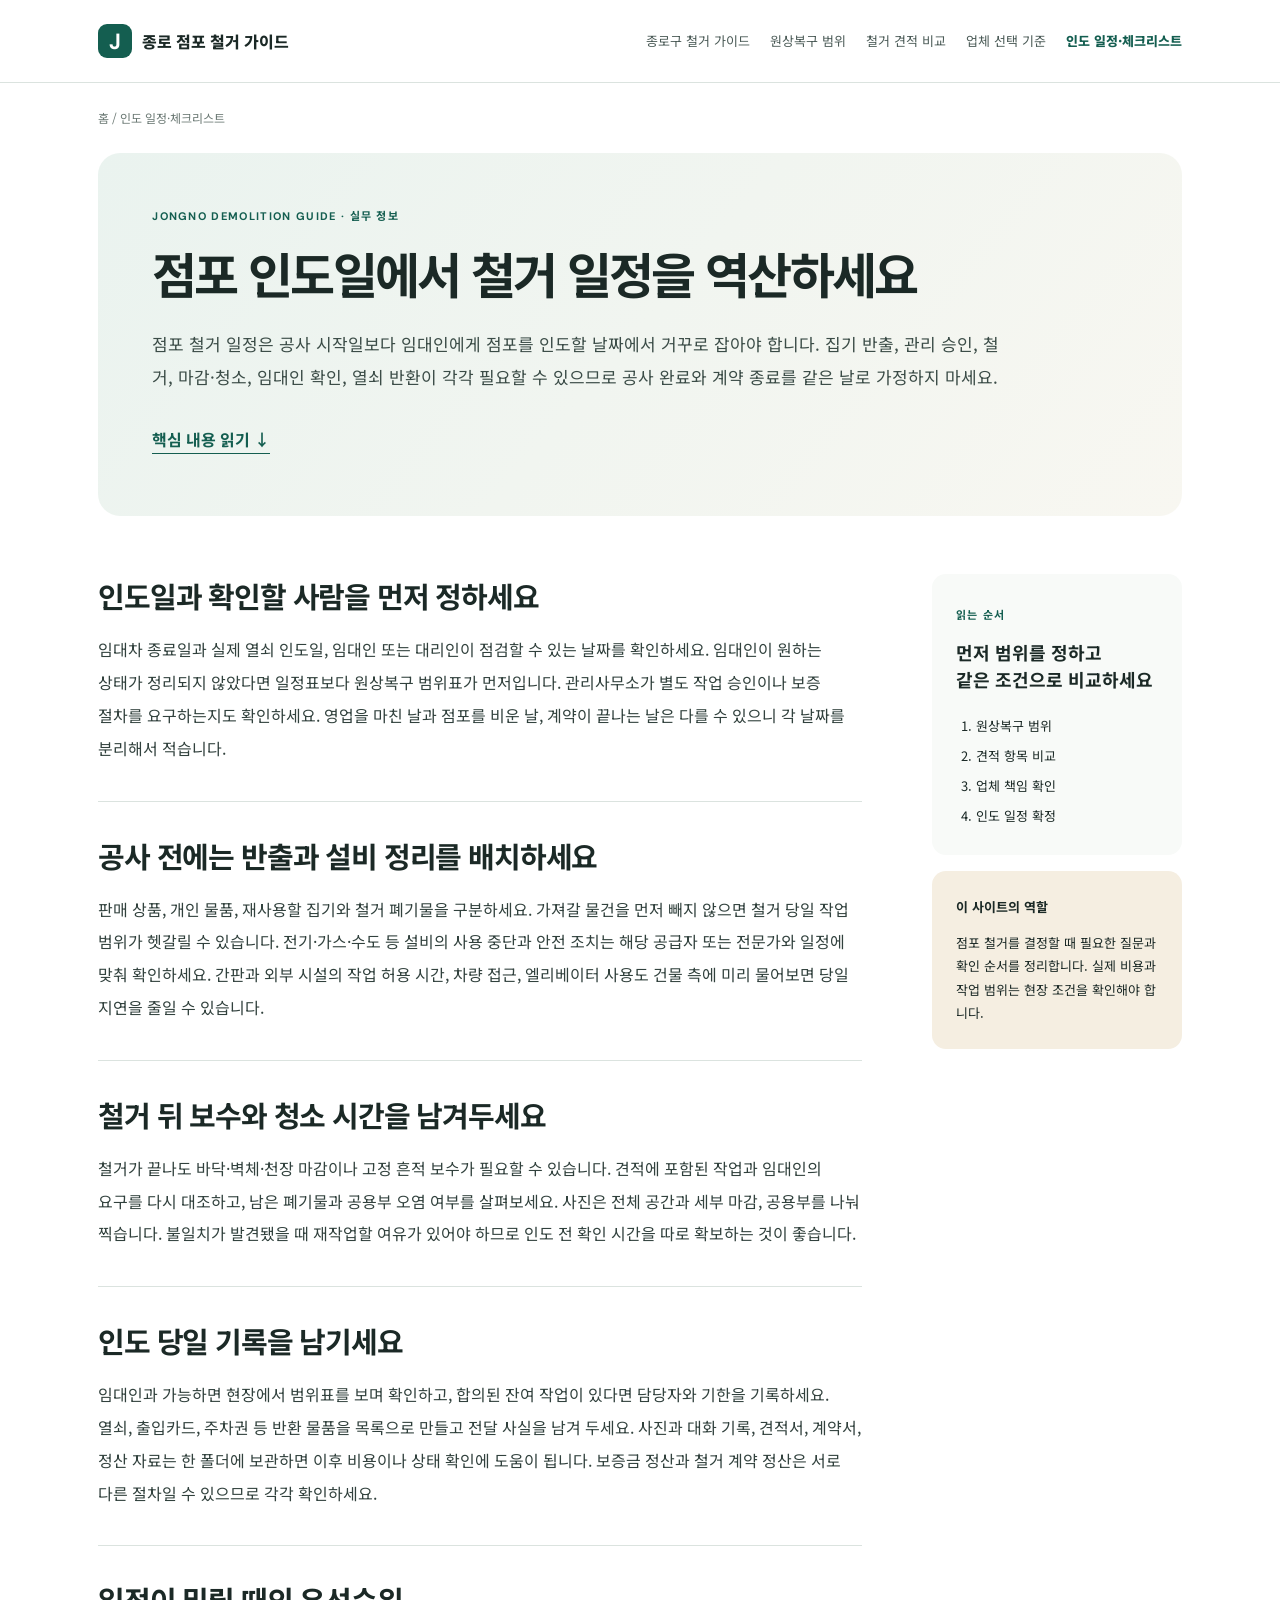
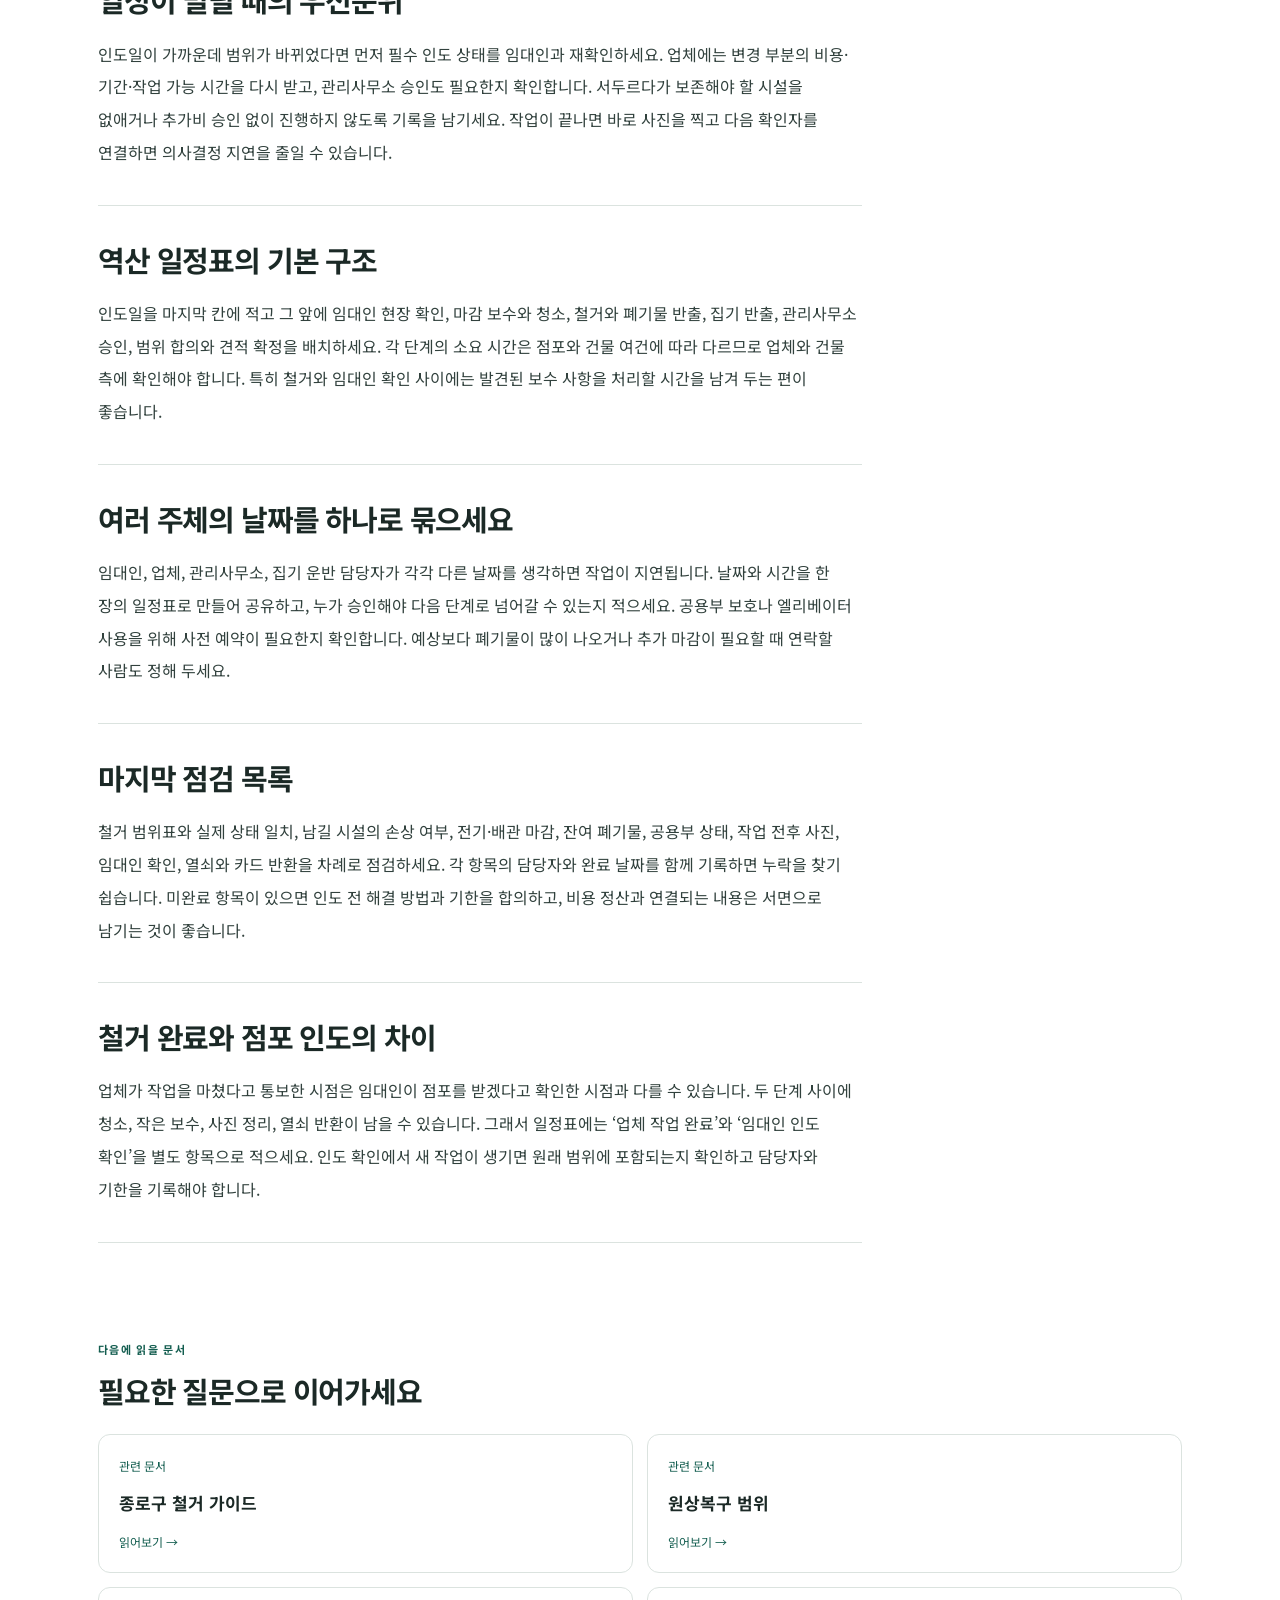
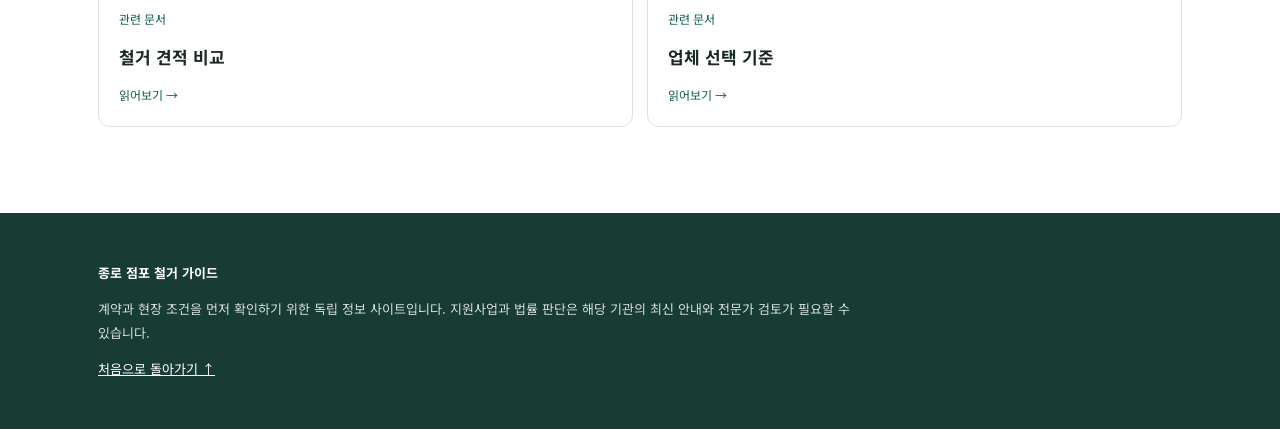
<file: handover-timeline/index.html>
<!doctype html>
<html lang="ko"><head><meta charset="utf-8"><meta name="viewport" content="width=device-width, initial-scale=1">
<title>점포 철거 후 인도 일정 체크리스트 | 폐업일부터 열쇠 반환까지</title><meta name="description" content="점포 폐업 후 집기 반출, 철거, 마감 보수, 임대인 확인, 사진 기록과 열쇠 인도까지 역산하는 일정 체크리스트입니다."><meta name="robots" content="index,follow">
<link rel="canonical" href="https://jongno-demolition-guide.github.io/handover-timeline/"><link rel="icon" href="/favicon.svg" type="image/svg+xml"><link rel="stylesheet" href="/style.css">
<meta property="og:type" content="article"><meta property="og:locale" content="ko_KR"><meta property="og:site_name" content="종로 점포 철거 가이드"><meta property="og:title" content="점포 철거 후 인도 일정 체크리스트 | 폐업일부터 열쇠 반환까지"><meta property="og:description" content="점포 폐업 후 집기 반출, 철거, 마감 보수, 임대인 확인, 사진 기록과 열쇠 인도까지 역산하는 일정 체크리스트입니다."><meta property="og:url" content="https://jongno-demolition-guide.github.io/handover-timeline/"><meta property="og:image" content="https://jongno-demolition-guide.github.io/og-image.svg">
</head><body><a class="skip" href="#content">본문으로 바로가기</a><header class="site-header"><div class="shell header-inner"><a class="brand" href="/" aria-label="종로 점포 철거 가이드 홈"><span class="brand-mark">J</span><span>종로 점포 철거 가이드</span></a><nav aria-label="주요 문서"><a href="/">종로구 철거 가이드</a><a href="/restoration-scope/">원상복구 범위</a><a href="/estimate-comparison/">철거 견적 비교</a><a href="/company-selection/">업체 선택 기준</a><a href="/handover-timeline/" aria-current="page">인도 일정·체크리스트</a></nav></div></header>
<main id="content" class="shell"><div class="breadcrumb"><a href="/">홈</a> / 인도 일정·체크리스트</div><div class="hero"><div class="eyebrow">JONGNO DEMOLITION GUIDE · 실무 정보</div><h1>점포 인도일에서 철거 일정을 역산하세요</h1><p class="lead">점포 철거 일정은 공사 시작일보다 임대인에게 점포를 인도할 날짜에서 거꾸로 잡아야 합니다. 집기 반출, 관리 승인, 철거, 마감·청소, 임대인 확인, 열쇠 반환이 각각 필요할 수 있으므로 공사 완료와 계약 종료를 같은 날로 가정하지 마세요.</p><a class="hero-link" href="#guide">핵심 내용 읽기 <span aria-hidden="true">↓</span></a></div>
<div class="layout"><article id="guide" class="article"><section><h2>인도일과 확인할 사람을 먼저 정하세요</h2><p>임대차 종료일과 실제 열쇠 인도일, 임대인 또는 대리인이 점검할 수 있는 날짜를 확인하세요. 임대인이 원하는 상태가 정리되지 않았다면 일정표보다 원상복구 범위표가 먼저입니다. 관리사무소가 별도 작업 승인이나 보증 절차를 요구하는지도 확인하세요. 영업을 마친 날과 점포를 비운 날, 계약이 끝나는 날은 다를 수 있으니 각 날짜를 분리해서 적습니다.</p></section><section><h2>공사 전에는 반출과 설비 정리를 배치하세요</h2><p>판매 상품, 개인 물품, 재사용할 집기와 철거 폐기물을 구분하세요. 가져갈 물건을 먼저 빼지 않으면 철거 당일 작업 범위가 헷갈릴 수 있습니다. 전기·가스·수도 등 설비의 사용 중단과 안전 조치는 해당 공급자 또는 전문가와 일정에 맞춰 확인하세요. 간판과 외부 시설의 작업 허용 시간, 차량 접근, 엘리베이터 사용도 건물 측에 미리 물어보면 당일 지연을 줄일 수 있습니다.</p></section><section><h2>철거 뒤 보수와 청소 시간을 남겨두세요</h2><p>철거가 끝나도 바닥·벽체·천장 마감이나 고정 흔적 보수가 필요할 수 있습니다. 견적에 포함된 작업과 임대인의 요구를 다시 대조하고, 남은 폐기물과 공용부 오염 여부를 살펴보세요. 사진은 전체 공간과 세부 마감, 공용부를 나눠 찍습니다. 불일치가 발견됐을 때 재작업할 여유가 있어야 하므로 인도 전 확인 시간을 따로 확보하는 것이 좋습니다.</p></section><section><h2>인도 당일 기록을 남기세요</h2><p>임대인과 가능하면 현장에서 범위표를 보며 확인하고, 합의된 잔여 작업이 있다면 담당자와 기한을 기록하세요. 열쇠, 출입카드, 주차권 등 반환 물품을 목록으로 만들고 전달 사실을 남겨 두세요. 사진과 대화 기록, 견적서, 계약서, 정산 자료는 한 폴더에 보관하면 이후 비용이나 상태 확인에 도움이 됩니다. 보증금 정산과 철거 계약 정산은 서로 다른 절차일 수 있으므로 각각 확인하세요.</p></section><section><h2>일정이 밀릴 때의 우선순위</h2><p>인도일이 가까운데 범위가 바뀌었다면 먼저 필수 인도 상태를 임대인과 재확인하세요. 업체에는 변경 부분의 비용·기간·작업 가능 시간을 다시 받고, 관리사무소 승인도 필요한지 확인합니다. 서두르다가 보존해야 할 시설을 없애거나 추가비 승인 없이 진행하지 않도록 기록을 남기세요. 작업이 끝나면 바로 사진을 찍고 다음 확인자를 연결하면 의사결정 지연을 줄일 수 있습니다.</p></section><section><h2>역산 일정표의 기본 구조</h2><p>인도일을 마지막 칸에 적고 그 앞에 임대인 현장 확인, 마감 보수와 청소, 철거와 폐기물 반출, 집기 반출, 관리사무소 승인, 범위 합의와 견적 확정을 배치하세요. 각 단계의 소요 시간은 점포와 건물 여건에 따라 다르므로 업체와 건물 측에 확인해야 합니다. 특히 철거와 임대인 확인 사이에는 발견된 보수 사항을 처리할 시간을 남겨 두는 편이 좋습니다.</p></section><section><h2>여러 주체의 날짜를 하나로 묶으세요</h2><p>임대인, 업체, 관리사무소, 집기 운반 담당자가 각각 다른 날짜를 생각하면 작업이 지연됩니다. 날짜와 시간을 한 장의 일정표로 만들어 공유하고, 누가 승인해야 다음 단계로 넘어갈 수 있는지 적으세요. 공용부 보호나 엘리베이터 사용을 위해 사전 예약이 필요한지 확인합니다. 예상보다 폐기물이 많이 나오거나 추가 마감이 필요할 때 연락할 사람도 정해 두세요.</p></section><section><h2>마지막 점검 목록</h2><p>철거 범위표와 실제 상태 일치, 남길 시설의 손상 여부, 전기·배관 마감, 잔여 폐기물, 공용부 상태, 작업 전후 사진, 임대인 확인, 열쇠와 카드 반환을 차례로 점검하세요. 각 항목의 담당자와 완료 날짜를 함께 기록하면 누락을 찾기 쉽습니다. 미완료 항목이 있으면 인도 전 해결 방법과 기한을 합의하고, 비용 정산과 연결되는 내용은 서면으로 남기는 것이 좋습니다.</p></section><section><h2>철거 완료와 점포 인도의 차이</h2><p>업체가 작업을 마쳤다고 통보한 시점은 임대인이 점포를 받겠다고 확인한 시점과 다를 수 있습니다. 두 단계 사이에 청소, 작은 보수, 사진 정리, 열쇠 반환이 남을 수 있습니다. 그래서 일정표에는 ‘업체 작업 완료’와 ‘임대인 인도 확인’을 별도 항목으로 적으세요. 인도 확인에서 새 작업이 생기면 원래 범위에 포함되는지 확인하고 담당자와 기한을 기록해야 합니다.</p></section></article><aside class="side"><div class="side-box"><span class="small-label">읽는 순서</span><h2>먼저 범위를 정하고<br>같은 조건으로 비교하세요</h2><ol><li>원상복구 범위</li><li>견적 항목 비교</li><li>업체 책임 확인</li><li>인도 일정 확정</li></ol></div><div class="side-box muted"><strong>이 사이트의 역할</strong><p>점포 철거를 결정할 때 필요한 질문과 확인 순서를 정리합니다. 실제 비용과 작업 범위는 현장 조건을 확인해야 합니다.</p></div></aside></div>
<section class="related" aria-labelledby="related-title"><div class="section-heading"><span class="small-label">다음에 읽을 문서</span><h2 id="related-title">필요한 질문으로 이어가세요</h2></div><div class="related-grid"><a class="related-card" href="/"><span>관련 문서</span><strong>종로구 철거 가이드</strong><span>읽어보기 →</span></a><a class="related-card" href="/restoration-scope/"><span>관련 문서</span><strong>원상복구 범위</strong><span>읽어보기 →</span></a><a class="related-card" href="/estimate-comparison/"><span>관련 문서</span><strong>철거 견적 비교</strong><span>읽어보기 →</span></a><a class="related-card" href="/company-selection/"><span>관련 문서</span><strong>업체 선택 기준</strong><span>읽어보기 →</span></a></div></section></main>
<footer><div class="shell"><strong>종로 점포 철거 가이드</strong><p>계약과 현장 조건을 먼저 확인하기 위한 독립 정보 사이트입니다. 지원사업과 법률 판단은 해당 기관의 최신 안내와 전문가 검토가 필요할 수 있습니다.</p><a href="/">처음으로 돌아가기 ↑</a></div></footer></body></html>
</file>
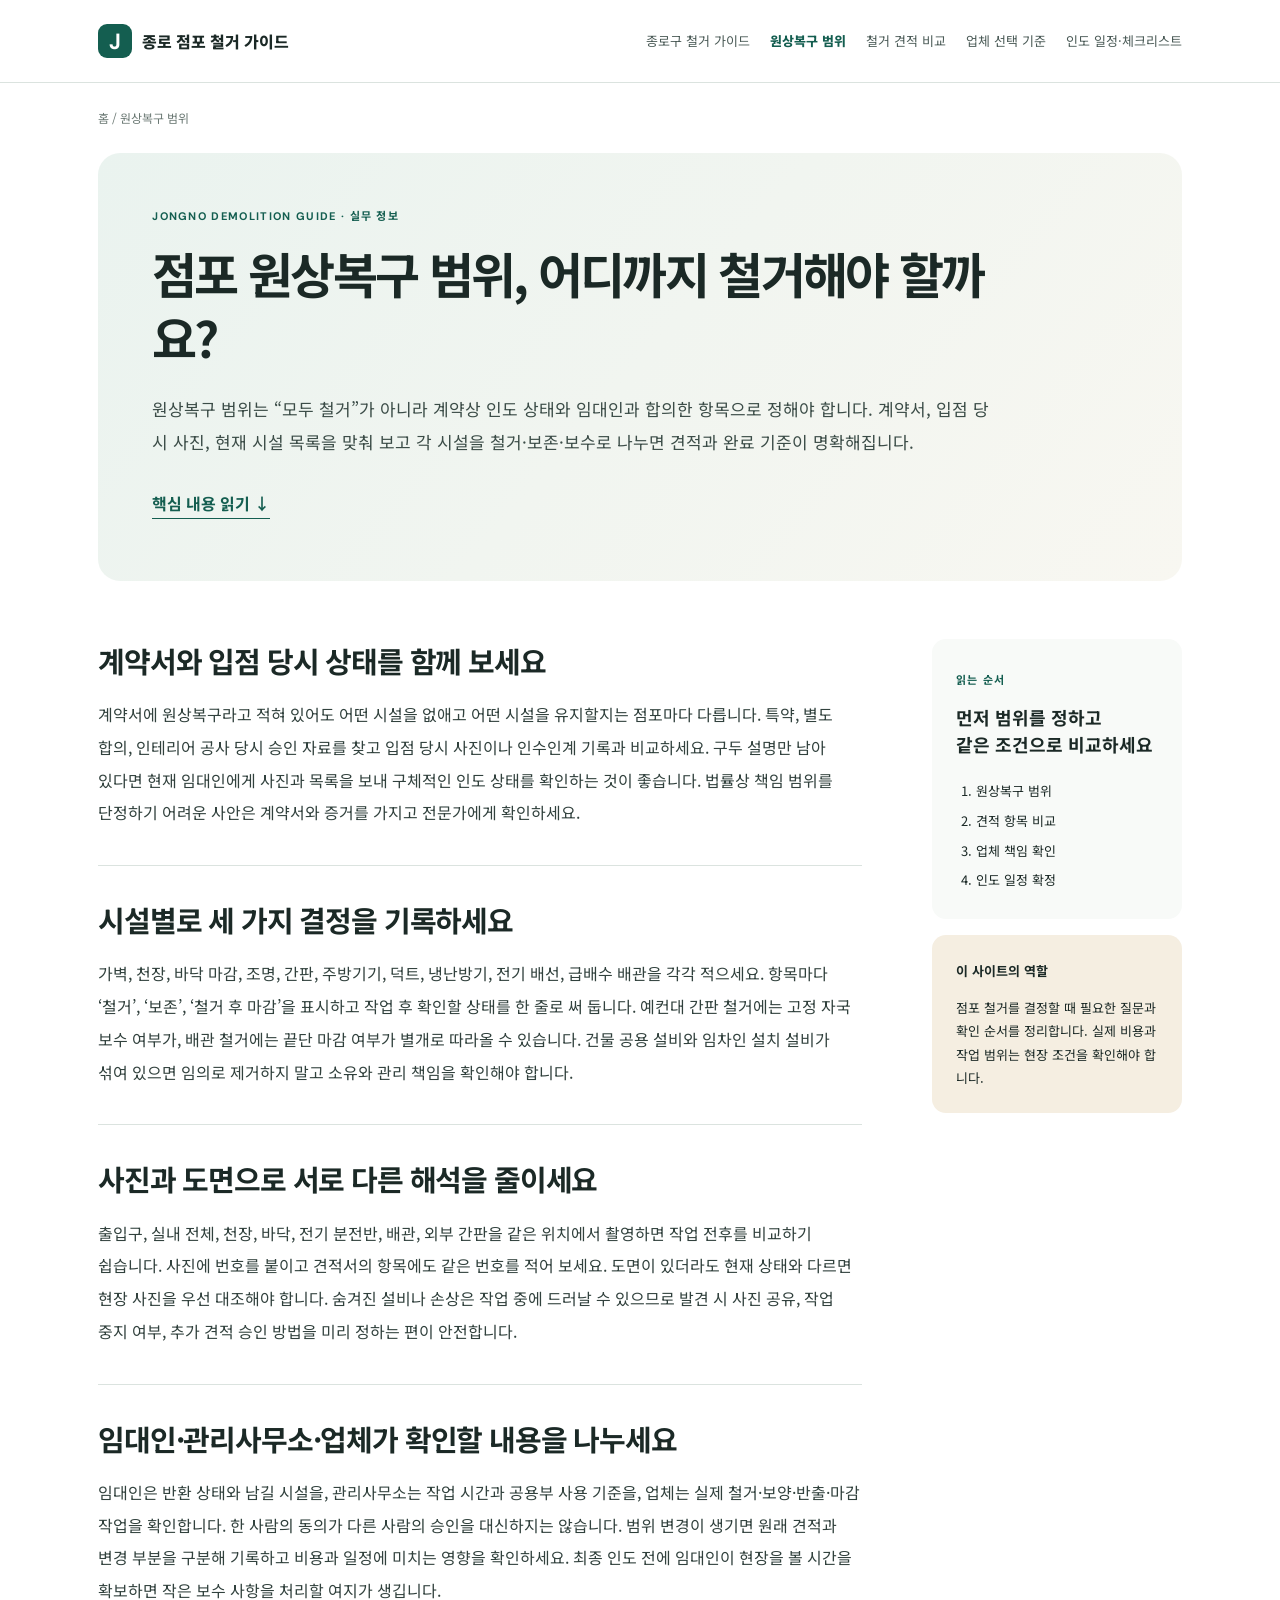
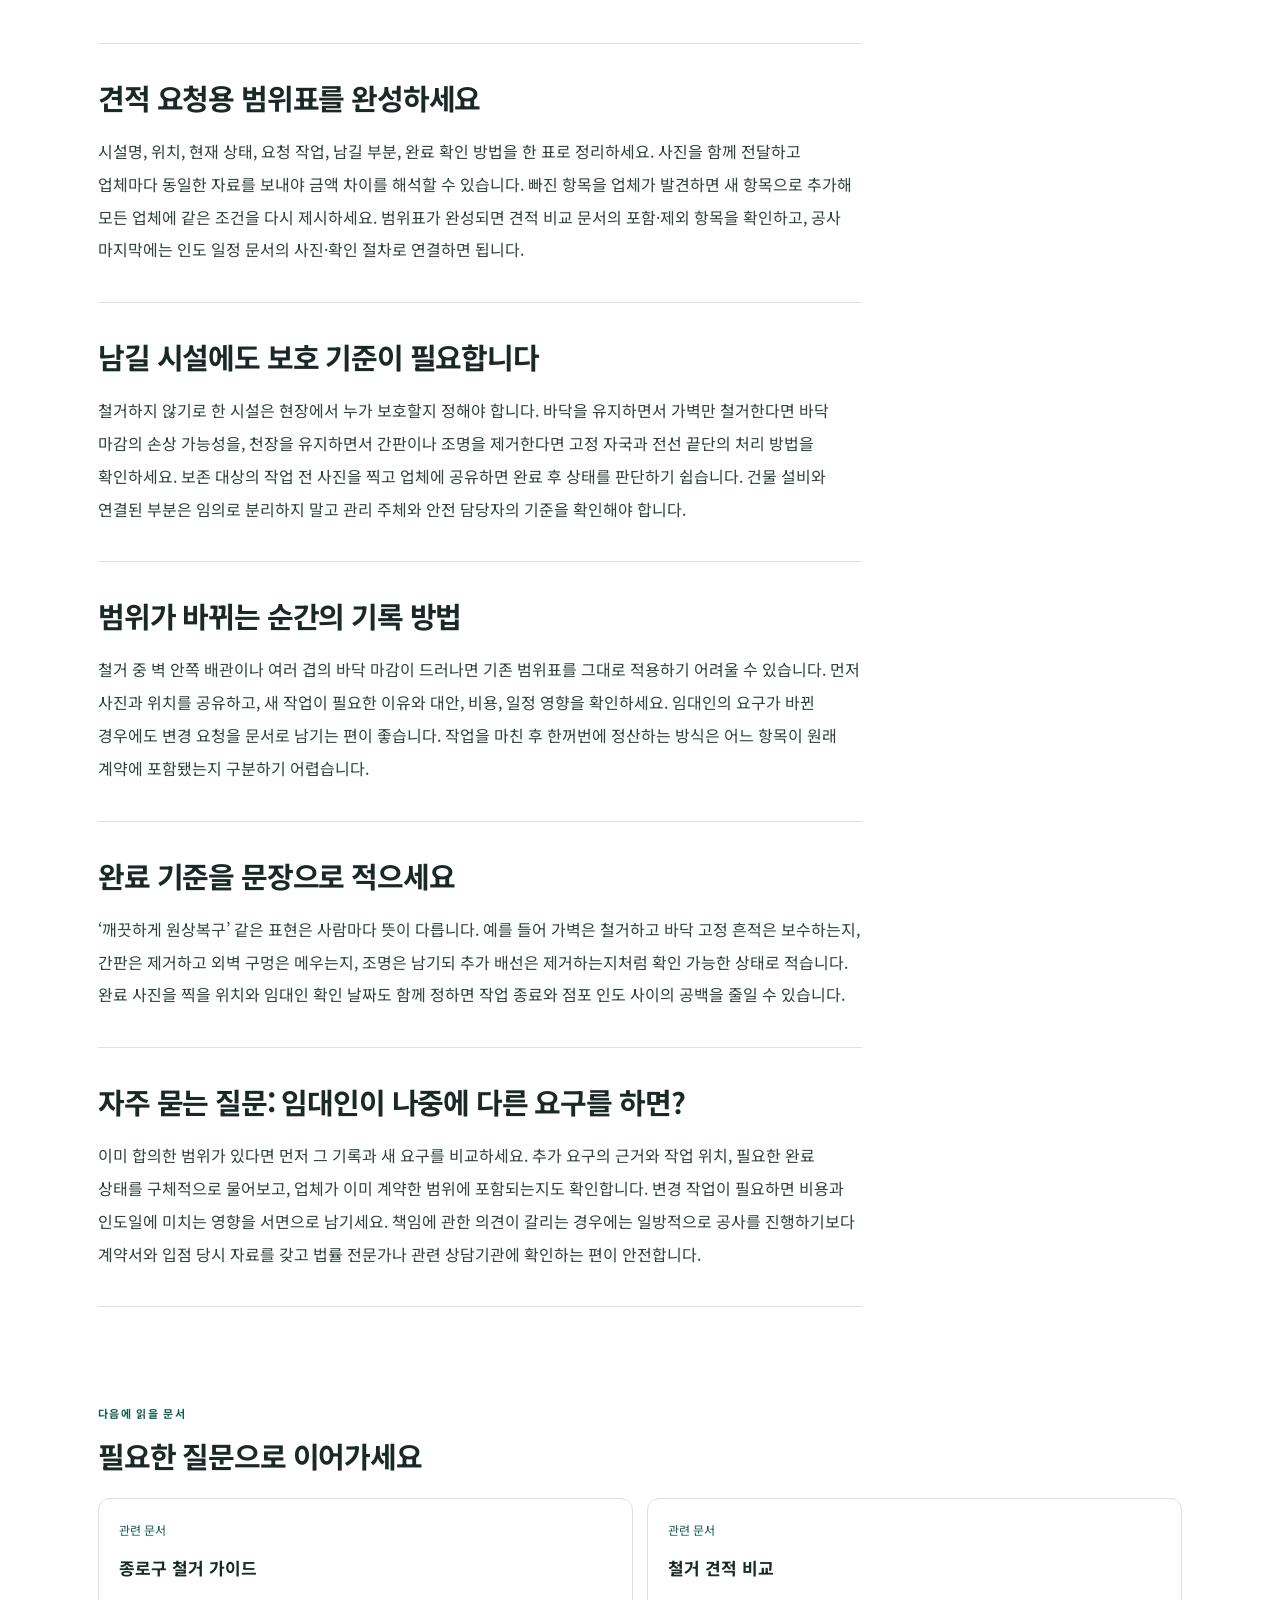
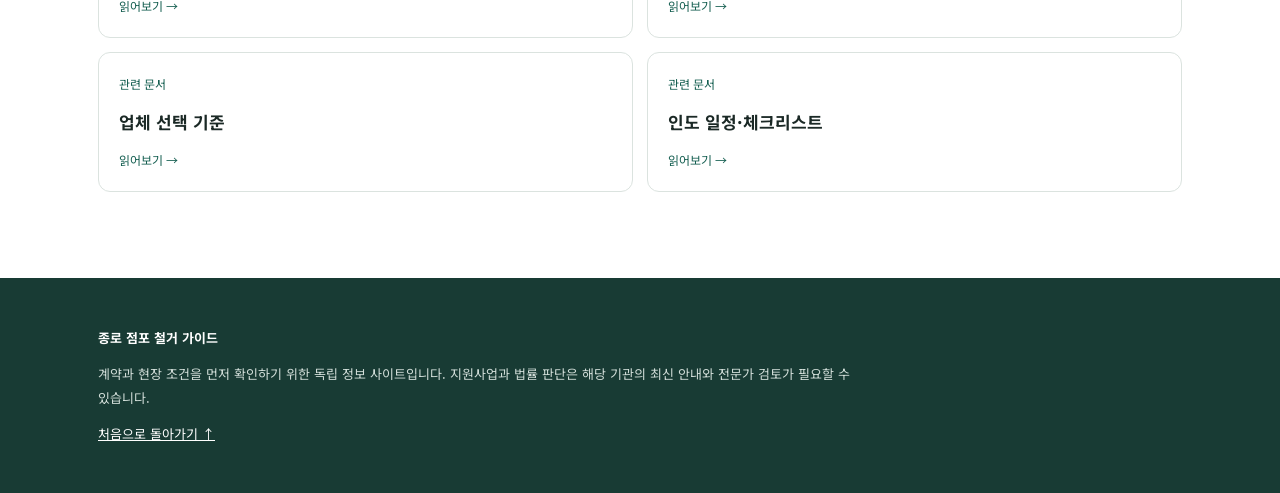
<file: restoration-scope/index.html>
<!doctype html>
<html lang="ko"><head><meta charset="utf-8"><meta name="viewport" content="width=device-width, initial-scale=1">
<title>종로구 점포 원상복구 범위 정하기 | 계약서·시설별 확인 기준</title><meta name="description" content="점포 철거 전 계약서, 입점 당시 상태, 가벽·바닥·천장·설비를 기준으로 원상복구 범위를 정하는 방법을 정리했습니다."><meta name="robots" content="index,follow">
<link rel="canonical" href="https://jongno-demolition-guide.github.io/restoration-scope/"><link rel="icon" href="/favicon.svg" type="image/svg+xml"><link rel="stylesheet" href="/style.css">
<meta property="og:type" content="article"><meta property="og:locale" content="ko_KR"><meta property="og:site_name" content="종로 점포 철거 가이드"><meta property="og:title" content="종로구 점포 원상복구 범위 정하기 | 계약서·시설별 확인 기준"><meta property="og:description" content="점포 철거 전 계약서, 입점 당시 상태, 가벽·바닥·천장·설비를 기준으로 원상복구 범위를 정하는 방법을 정리했습니다."><meta property="og:url" content="https://jongno-demolition-guide.github.io/restoration-scope/"><meta property="og:image" content="https://jongno-demolition-guide.github.io/og-image.svg">
</head><body><a class="skip" href="#content">본문으로 바로가기</a><header class="site-header"><div class="shell header-inner"><a class="brand" href="/" aria-label="종로 점포 철거 가이드 홈"><span class="brand-mark">J</span><span>종로 점포 철거 가이드</span></a><nav aria-label="주요 문서"><a href="/">종로구 철거 가이드</a><a href="/restoration-scope/" aria-current="page">원상복구 범위</a><a href="/estimate-comparison/">철거 견적 비교</a><a href="/company-selection/">업체 선택 기준</a><a href="/handover-timeline/">인도 일정·체크리스트</a></nav></div></header>
<main id="content" class="shell"><div class="breadcrumb"><a href="/">홈</a> / 원상복구 범위</div><div class="hero"><div class="eyebrow">JONGNO DEMOLITION GUIDE · 실무 정보</div><h1>점포 원상복구 범위, 어디까지 철거해야 할까요?</h1><p class="lead">원상복구 범위는 “모두 철거”가 아니라 계약상 인도 상태와 임대인과 합의한 항목으로 정해야 합니다. 계약서, 입점 당시 사진, 현재 시설 목록을 맞춰 보고 각 시설을 철거·보존·보수로 나누면 견적과 완료 기준이 명확해집니다.</p><a class="hero-link" href="#guide">핵심 내용 읽기 <span aria-hidden="true">↓</span></a></div>
<div class="layout"><article id="guide" class="article"><section><h2>계약서와 입점 당시 상태를 함께 보세요</h2><p>계약서에 원상복구라고 적혀 있어도 어떤 시설을 없애고 어떤 시설을 유지할지는 점포마다 다릅니다. 특약, 별도 합의, 인테리어 공사 당시 승인 자료를 찾고 입점 당시 사진이나 인수인계 기록과 비교하세요. 구두 설명만 남아 있다면 현재 임대인에게 사진과 목록을 보내 구체적인 인도 상태를 확인하는 것이 좋습니다. 법률상 책임 범위를 단정하기 어려운 사안은 계약서와 증거를 가지고 전문가에게 확인하세요.</p></section><section><h2>시설별로 세 가지 결정을 기록하세요</h2><p>가벽, 천장, 바닥 마감, 조명, 간판, 주방기기, 덕트, 냉난방기, 전기 배선, 급배수 배관을 각각 적으세요. 항목마다 ‘철거’, ‘보존’, ‘철거 후 마감’을 표시하고 작업 후 확인할 상태를 한 줄로 써 둡니다. 예컨대 간판 철거에는 고정 자국 보수 여부가, 배관 철거에는 끝단 마감 여부가 별개로 따라올 수 있습니다. 건물 공용 설비와 임차인 설치 설비가 섞여 있으면 임의로 제거하지 말고 소유와 관리 책임을 확인해야 합니다.</p></section><section><h2>사진과 도면으로 서로 다른 해석을 줄이세요</h2><p>출입구, 실내 전체, 천장, 바닥, 전기 분전반, 배관, 외부 간판을 같은 위치에서 촬영하면 작업 전후를 비교하기 쉽습니다. 사진에 번호를 붙이고 견적서의 항목에도 같은 번호를 적어 보세요. 도면이 있더라도 현재 상태와 다르면 현장 사진을 우선 대조해야 합니다. 숨겨진 설비나 손상은 작업 중에 드러날 수 있으므로 발견 시 사진 공유, 작업 중지 여부, 추가 견적 승인 방법을 미리 정하는 편이 안전합니다.</p></section><section><h2>임대인·관리사무소·업체가 확인할 내용을 나누세요</h2><p>임대인은 반환 상태와 남길 시설을, 관리사무소는 작업 시간과 공용부 사용 기준을, 업체는 실제 철거·보양·반출·마감 작업을 확인합니다. 한 사람의 동의가 다른 사람의 승인을 대신하지는 않습니다. 범위 변경이 생기면 원래 견적과 변경 부분을 구분해 기록하고 비용과 일정에 미치는 영향을 확인하세요. 최종 인도 전에 임대인이 현장을 볼 시간을 확보하면 작은 보수 사항을 처리할 여지가 생깁니다.</p></section><section><h2>견적 요청용 범위표를 완성하세요</h2><p>시설명, 위치, 현재 상태, 요청 작업, 남길 부분, 완료 확인 방법을 한 표로 정리하세요. 사진을 함께 전달하고 업체마다 동일한 자료를 보내야 금액 차이를 해석할 수 있습니다. 빠진 항목을 업체가 발견하면 새 항목으로 추가해 모든 업체에 같은 조건을 다시 제시하세요. 범위표가 완성되면 견적 비교 문서의 포함·제외 항목을 확인하고, 공사 마지막에는 인도 일정 문서의 사진·확인 절차로 연결하면 됩니다.</p></section><section><h2>남길 시설에도 보호 기준이 필요합니다</h2><p>철거하지 않기로 한 시설은 현장에서 누가 보호할지 정해야 합니다. 바닥을 유지하면서 가벽만 철거한다면 바닥 마감의 손상 가능성을, 천장을 유지하면서 간판이나 조명을 제거한다면 고정 자국과 전선 끝단의 처리 방법을 확인하세요. 보존 대상의 작업 전 사진을 찍고 업체에 공유하면 완료 후 상태를 판단하기 쉽습니다. 건물 설비와 연결된 부분은 임의로 분리하지 말고 관리 주체와 안전 담당자의 기준을 확인해야 합니다.</p></section><section><h2>범위가 바뀌는 순간의 기록 방법</h2><p>철거 중 벽 안쪽 배관이나 여러 겹의 바닥 마감이 드러나면 기존 범위표를 그대로 적용하기 어려울 수 있습니다. 먼저 사진과 위치를 공유하고, 새 작업이 필요한 이유와 대안, 비용, 일정 영향을 확인하세요. 임대인의 요구가 바뀐 경우에도 변경 요청을 문서로 남기는 편이 좋습니다. 작업을 마친 후 한꺼번에 정산하는 방식은 어느 항목이 원래 계약에 포함됐는지 구분하기 어렵습니다.</p></section><section><h2>완료 기준을 문장으로 적으세요</h2><p>‘깨끗하게 원상복구’ 같은 표현은 사람마다 뜻이 다릅니다. 예를 들어 가벽은 철거하고 바닥 고정 흔적은 보수하는지, 간판은 제거하고 외벽 구멍은 메우는지, 조명은 남기되 추가 배선은 제거하는지처럼 확인 가능한 상태로 적습니다. 완료 사진을 찍을 위치와 임대인 확인 날짜도 함께 정하면 작업 종료와 점포 인도 사이의 공백을 줄일 수 있습니다.</p></section><section><h2>자주 묻는 질문: 임대인이 나중에 다른 요구를 하면?</h2><p>이미 합의한 범위가 있다면 먼저 그 기록과 새 요구를 비교하세요. 추가 요구의 근거와 작업 위치, 필요한 완료 상태를 구체적으로 물어보고, 업체가 이미 계약한 범위에 포함되는지도 확인합니다. 변경 작업이 필요하면 비용과 인도일에 미치는 영향을 서면으로 남기세요. 책임에 관한 의견이 갈리는 경우에는 일방적으로 공사를 진행하기보다 계약서와 입점 당시 자료를 갖고 법률 전문가나 관련 상담기관에 확인하는 편이 안전합니다.</p></section></article><aside class="side"><div class="side-box"><span class="small-label">읽는 순서</span><h2>먼저 범위를 정하고<br>같은 조건으로 비교하세요</h2><ol><li>원상복구 범위</li><li>견적 항목 비교</li><li>업체 책임 확인</li><li>인도 일정 확정</li></ol></div><div class="side-box muted"><strong>이 사이트의 역할</strong><p>점포 철거를 결정할 때 필요한 질문과 확인 순서를 정리합니다. 실제 비용과 작업 범위는 현장 조건을 확인해야 합니다.</p></div></aside></div>
<section class="related" aria-labelledby="related-title"><div class="section-heading"><span class="small-label">다음에 읽을 문서</span><h2 id="related-title">필요한 질문으로 이어가세요</h2></div><div class="related-grid"><a class="related-card" href="/"><span>관련 문서</span><strong>종로구 철거 가이드</strong><span>읽어보기 →</span></a><a class="related-card" href="/estimate-comparison/"><span>관련 문서</span><strong>철거 견적 비교</strong><span>읽어보기 →</span></a><a class="related-card" href="/company-selection/"><span>관련 문서</span><strong>업체 선택 기준</strong><span>읽어보기 →</span></a><a class="related-card" href="/handover-timeline/"><span>관련 문서</span><strong>인도 일정·체크리스트</strong><span>읽어보기 →</span></a></div></section></main>
<footer><div class="shell"><strong>종로 점포 철거 가이드</strong><p>계약과 현장 조건을 먼저 확인하기 위한 독립 정보 사이트입니다. 지원사업과 법률 판단은 해당 기관의 최신 안내와 전문가 검토가 필요할 수 있습니다.</p><a href="/">처음으로 돌아가기 ↑</a></div></footer></body></html>
</file>
<file: style.css>
@import url('https://fonts.googleapis.com/css2?family=DM+Sans:wght@400;500;600;700&family=Noto+Sans+KR:wght@400;500;600;700;800&display=swap');
:root{color-scheme:light;--ink:#1b2926;--muted:#52625e;--green:#145e50;--light:#e7f1ed;--line:#dbe3df;--paper:#f8faf8;--warm:#f5eee1}*{box-sizing:border-box}html{scroll-behavior:smooth}body{margin:0;color:var(--ink);font-family:'Noto Sans KR',sans-serif;background:#fff;line-height:1.8}a{color:inherit}a:focus-visible{outline:3px solid #c78435;outline-offset:3px}.shell{max-width:1140px;margin:auto;padding:0 28px}.skip{position:absolute;left:-9999px;top:0;padding:10px;background:#fff;z-index:10}.skip:focus{left:10px}.site-header{border-bottom:1px solid var(--line);background:#fff}.header-inner{display:flex;align-items:center;justify-content:space-between;gap:24px;min-height:82px}.brand{display:flex;align-items:center;gap:10px;text-decoration:none;font-weight:800;white-space:nowrap}.brand-mark{display:grid;place-items:center;width:34px;height:34px;border-radius:9px;background:var(--green);color:#fff;font:700 22px 'DM Sans',sans-serif}.site-header nav{display:flex;gap:20px;overflow-x:auto}.site-header nav a{font-size:13px;color:#4a5a56;text-decoration:none;white-space:nowrap}.site-header nav a[aria-current]{color:var(--green);font-weight:800}.breadcrumb{padding:24px 0;color:#6a7873;font-size:12px}.breadcrumb a{text-decoration:none}.hero{padding:54px 5% 62px;background:linear-gradient(130deg,#eaf3ef 0%,#f8f7f1 100%);border-radius:22px;margin-bottom:58px}.eyebrow,.small-label{font:700 11px 'DM Sans','Noto Sans KR',sans-serif;letter-spacing:.12em;text-transform:uppercase;color:var(--green)}h1{max-width:850px;font-size:clamp(29px,4vw,49px);line-height:1.32;letter-spacing:-.055em;margin:18px 0 22px}.lead{font-size:17px;max-width:850px;color:#3b4c47;line-height:1.95}.hero-link{display:inline-block;margin-top:14px;color:var(--green);font-weight:700;text-decoration:none;border-bottom:1px solid currentColor}.layout{display:grid;grid-template-columns:minmax(0,1fr) 250px;gap:70px}.article section{padding:0 0 36px;margin-bottom:32px;border-bottom:1px solid var(--line)}.article h2,.related h2{font-size:clamp(23px,2.5vw,29px);letter-spacing:-.04em;line-height:1.45;margin:0 0 17px}.article p{font-size:16px;line-height:2.05;margin:0;color:#31413d;word-break:keep-all}.side{align-self:start;position:sticky;top:24px}.side-box{padding:24px;background:var(--paper);border-radius:14px;margin-bottom:16px}.side-box h2{font-size:18px;line-height:1.5;margin:12px 0}.side-box ol{margin:18px 0 0;padding-left:20px;font-size:13px;line-height:2.3}.side-box.muted{background:var(--warm);font-size:13px;line-height:1.8}.side-box.muted p{margin-bottom:0}.next-step{background:#174f46;color:#fff;border-radius:18px;padding:34px;margin:16px 0 54px}.next-step h2{color:#fff}.next-step p{color:#dcece6}.next-step a{display:inline-block;background:#fff;color:#135043;padding:11px 17px;border-radius:7px;text-decoration:none;font-weight:700;margin-top:20px}.related{padding:58px 0 86px}.section-heading{margin-bottom:22px}.section-heading h2{margin-top:8px}.related-grid{display:grid;grid-template-columns:repeat(2,minmax(0,1fr));gap:14px}.related-card{display:flex;flex-direction:column;gap:12px;text-decoration:none;border:1px solid var(--line);border-radius:12px;padding:20px;transition:transform .2s,border-color .2s}.related-card:hover{transform:translateY(-3px);border-color:#8bb5a4}.related-card span{font-size:12px;color:var(--green)}.related-card strong{font-size:17px}footer{background:#183b34;color:#fff;padding:48px 0;font-size:13px}footer p{max-width:760px;color:#d2ded9}footer a{color:#fff}@media(max-width:850px){.header-inner{display:block;padding-top:16px;padding-bottom:10px}.site-header nav{padding:14px 0 5px;gap:18px}.layout{display:block}.side{display:none}}@media(max-width:600px){.shell{padding:0 18px}.hero{padding:38px 22px 44px;margin-bottom:40px;border-radius:14px}.lead{font-size:15px}.article p{font-size:15px}.related-grid{grid-template-columns:1fr}.next-step{padding:25px}}
</file>
